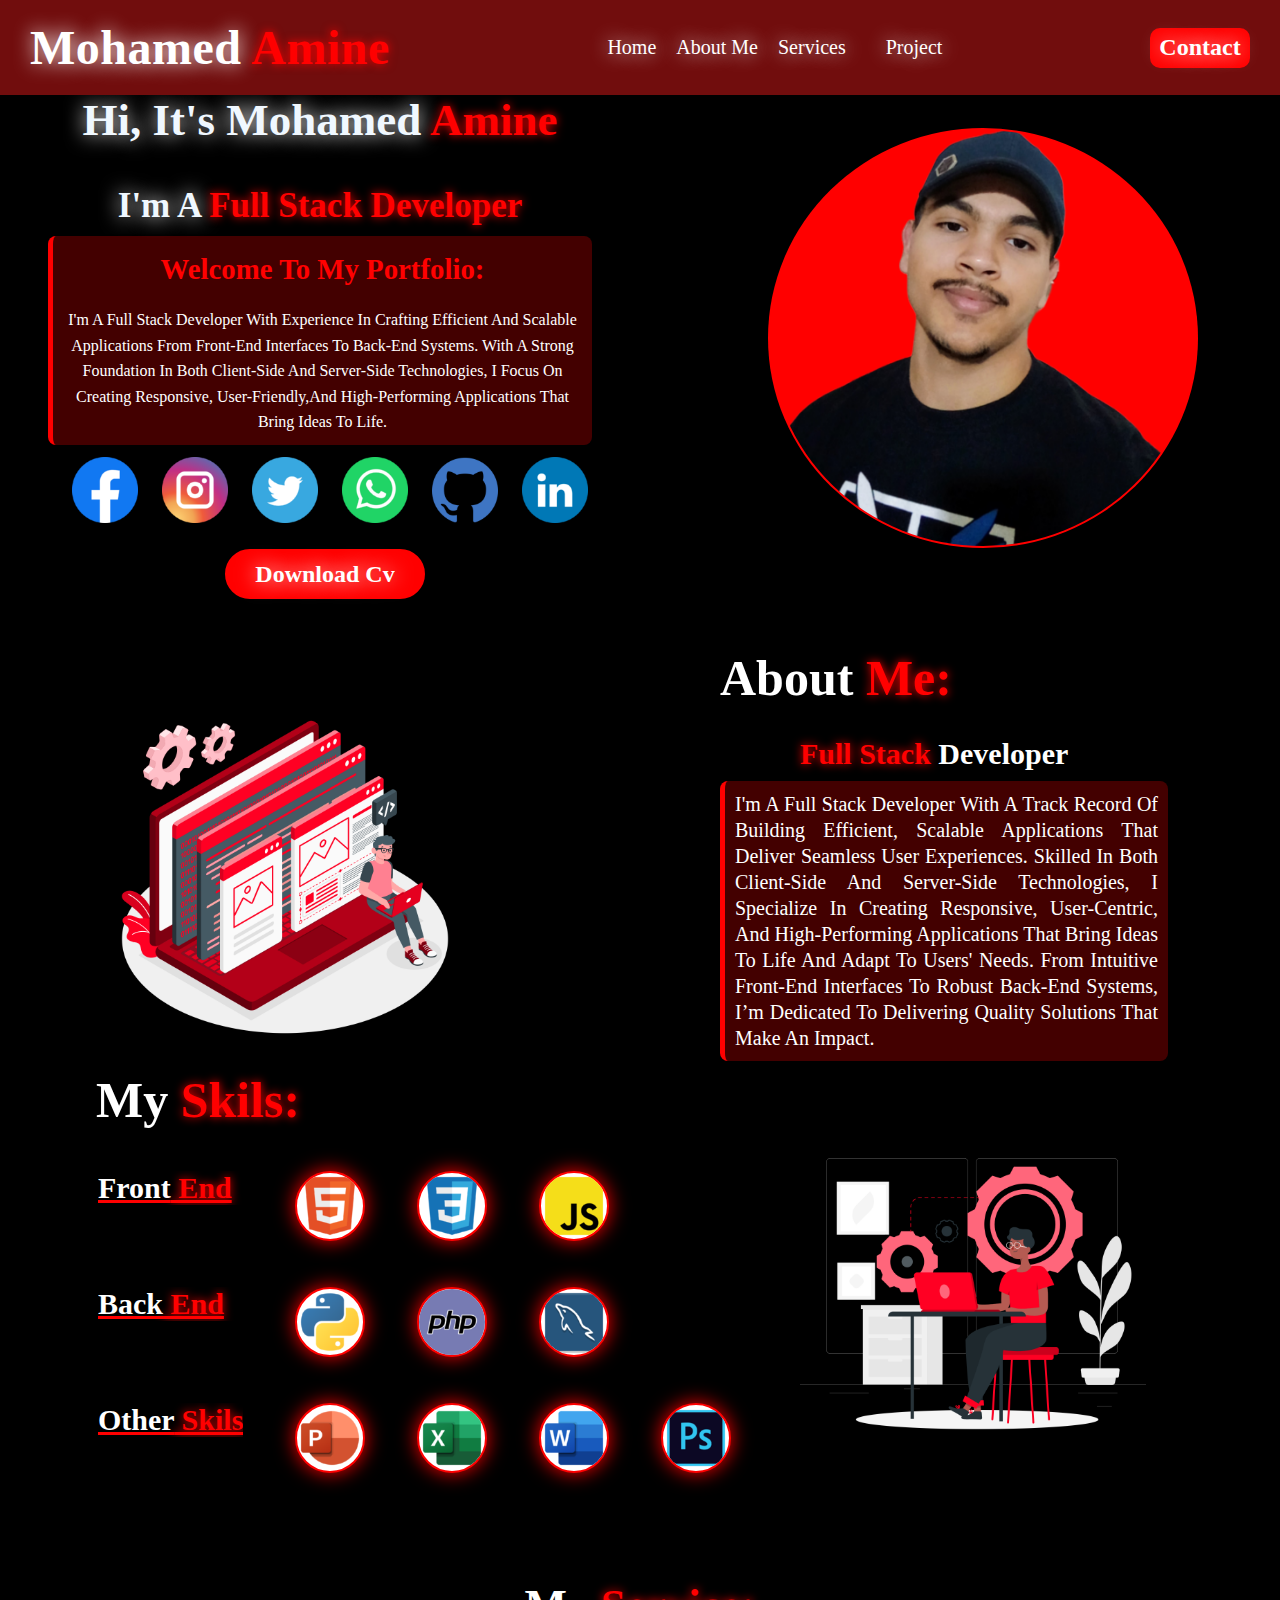
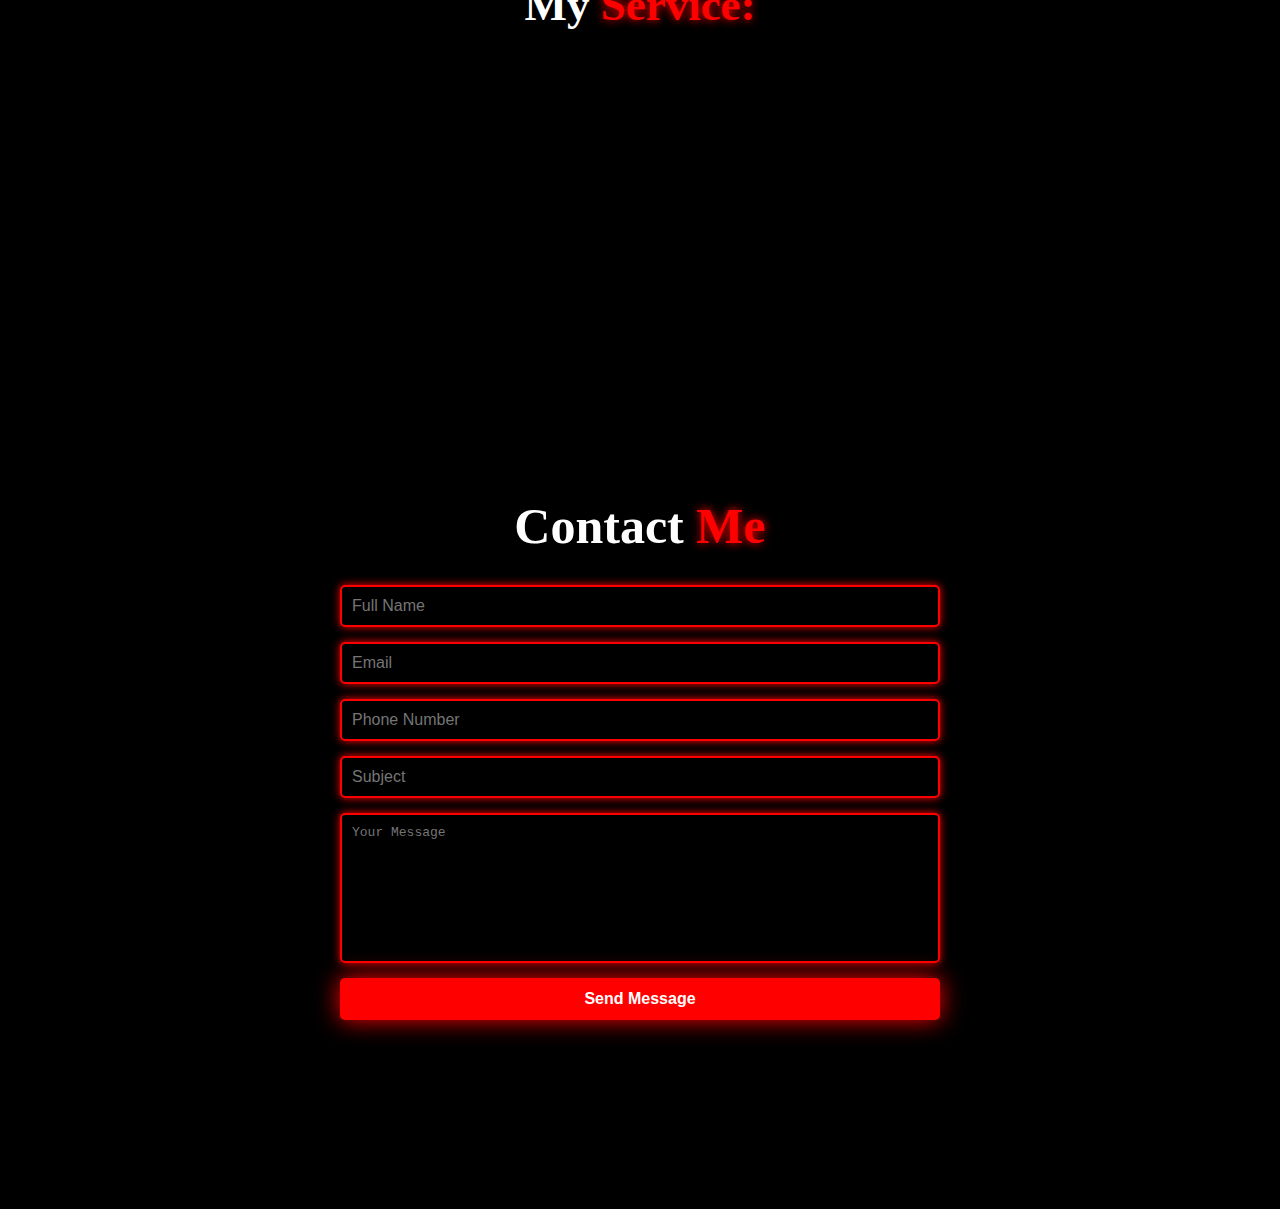
<file: index.html>
<!DOCTYPE html>
<html lang="en">
<head>
    <meta charset="UTF-8">
    <meta name="viewport" content="width=device-width, initial-scale=1.0">
    <title>MOHAMED AMINE EL HADANI</title>
    <meta name="keywords" content="Mohamed Amine El Hadani, Mohamed Amine, Amine El Hadani, El Hadani, Mohamed Hadani, Amine Hadani, MA El Hadani, Mohamed A. Hadani, Mohamed Amine Developer, El Hadani Portfolio, M. A. El Hadani, Mohamed El Hadani Full Stack, Mohamed Amine Web Developer, Mohamed A. E. Hadani, Hadani Developer, Amine Web Portfolio, Mohamed A. Hadani Full Stack Developer">
    <meta name="description" content="Welcome to Mohamed Amine El Hadani's portfolio. Full stack developer with expertise in front-end and back-end development, e-commerce solutions, and responsive web design. Discover my projects, skills, and professional experience in creating innovative, user-friendly web applications." />
    <link rel="stylesheet" href="css/style.css">
    <link rel="stylesheet" href="css/responesive.css">
    <link rel="icon" href="images/image1.png">
</head>
<body>
    <section class="section1" id="section1">
            <nav>

                <a href="" id="logo"><h1 id="h1">mohamed <span>amine</span></h1></a>
                <div class="list">
                    <ul id="ul">
                        <li><a href="" id="a">home</a></li>
                        <li><a href="#section2" id="a">about me</a></li>
                        <li><a href="#section3" id="a">services</a></li>
                        <li><a href="#section4" id="a" class="a2">contact</a></li>
                        <li><a id="a">project</a>
                            <div class="dropdown-content">
                                <a href="projects/pyoshop project/index.html" target="_blank">ecommerce</a>
                                <a href="projects/Profile card/index.html" target="_blank">profile card</a>
                                <a href="projects/html/project.html" target="_blank">project1</a>
                                <a href="projects/html/project0.html" target="_blank">project2</a>
                                <a href="projects/html/project1.html" target="_blank">project3</a>
                                <a href="projects/html/project2.html" target="_blank">project4</a>
                                <a href="projects/html/project3.html" target="_blank">project5</a>
                                <a href="projects/html/project4.html" target="_blank">project6</a>
                                <a href="projects/html/project5.html" target="_blank">project7</a>
                                <a href="projects/html/project6.html" target="_blank">project8</a>
                            </div>
                        </li>
                    </ul>
                </div>

                <a href="#section4"><h2 id="contact">contact</h2></a>
                <button id="button">
                    <span></span>
                    <span></span>
                    <span></span>
                </button>                
            </nav>

            <div class="content1">
                <div class="text">
                    <h1>hi, it's mohamed <span>amine</span></h1>
                    <h3>i'm a <span>full stack developer</span></h3>
                    <div class="intro"><p>
                        <h2>Welcome to My Portfolio:</h2>I'm a full stack developer with experience in crafting efficient
                        and scalable applications from front-end interfaces to back-end
                        systems. With a strong foundation in both client-side and server-side
                        technologies, I focus on creating responsive, user-friendly,and high-performing
                         applications that bring ideas to life.</p>
                    </div>
                    <div class="socialmedia">
                        <a href="https://www.facebook.com/profile.php?id=61564490356952" target="_blank"><img id="socialmedia" src="images/facebook.png" alt="socialmedia"></a>
                        <a href="https://www.instagram.com/medamineelhadani/" target="_blank"><img id="socialmedia" src="images/instagram.png" alt="socialmedia"></a>
                        <a href="projects/html/project6.html" target="_blank"><img id="socialmedia" src="images/twitter.png" alt="socialmedia"></a>
                        <a href="https://wa.me/+212610781044" target="_blank"><img id="socialmedia" src="images/whatsapp.png" alt="socialmedia"></a>
                        <a href="projects/html/project6.html" target="_blank"><img id="socialmedia" src="images/github.png" alt="socialmedia"></a>
                        <a href="projects/html/project6.html" target="_blank"><img id="socialmedia" src="images/linkedin.png" alt="socialmedia"></a>
                    </div>
                    <div class="cv"><a href="media/cv.pdf" download><h5>download cv</h5></a></div>
                </div>
                <div class="image">  
                        <img src="images/image1.png" alt="" class="image1">
                </div>
            </div>
    </section>



    <section class="section2" id="section2">
        <div class="aboutme">
            <div class="aboutmeimage">
                <img src="images/Developer activity-amico.png" alt="">
            </div>
            <div class="aboutmetext">
                <h1>about<span> me:</span></h1>
                <h3><span>full stack</span> developer</h3>
                <div class="intro2"><p>I'm a full stack developer with a track record of building efficient, scalable applications that deliver seamless user experiences. Skilled in both client-side and server-side technologies, I specialize in creating responsive, user-centric, and high-performing applications that bring ideas to life and adapt to users' needs. From intuitive front-end interfaces to robust back-end systems, I’m dedicated to delivering quality solutions that make an impact.</p></div>
            </div>
        </div>
        <div class="myskils">
            <div class="myskilstext">
                <h1>my <span>skils:</span></h1>
                <div class="skilscontent">
                    <table>
                        <tr>
                            <td id="h2"><h2>front<span> end</span></h2></td>
                            <td><img src="images/html.png" alt=""></td>
                            <td><img src="images/css.png" alt=""></td>
                            <td><img src="images/js.png" alt=""></td>
                        </tr>
                        <tr>
                            <td id="h2"><h2>back<span> end</span></h2></td>
                            <td><img src="images/python.png" alt=""></td>
                            <td><img src="images/php.png" alt=""></td>
                            <td><img src="images/sql.png" alt=""></td>
                        </tr>
                        <tr>
                            <td id="h2"><h2>other<span> skils</span></h2></td>
                            <td><img src="images/power.png" alt=""></td>
                            <td id="for"><img src="images/excel.png" alt=""></td>
                            <td id="for"><img src="images/word.png" alt=""></td>
                            <td><img src="images/ps.png" alt=""></td>
                        </tr>
                    </table>
                </div>
            </div>
            <div class="myskilsimage">
                <img src="images/page2.png" alt="">
            </div>
        </div>
    </section>



    <section id="section3" class="section3" >
        <h1>my <span>service:</span></h1>
    <div class="services-container">
        <div class="service-box">
            <div class="service-icon">🌐</div>
            <h3 class="service-title">Web Development</h3>
            <p class="service-description">Building responsive and dynamic websites that provide a seamless user experience across devices.</p>
        </div>
        <div class="service-box">
            <div class="service-icon">📱</div>
            <h3 class="service-title">Mobile App Development</h3>
            <p class="service-description">Creating high-quality, cross-platform mobile applications tailored to your business needs.</p>
        </div>
        <div class="service-box">
            <div class="service-icon">🔒</div>
            <h3 class="service-title">Backend Development</h3>
            <p class="service-description">Building secure, scalable, and efficient server-side applications for seamless performance.</p>
        </div>
        <div class="service-box">
            <div class="service-icon">🎨</div>
            <h3 class="service-title">UI/UX Design</h3>
            <p class="service-description">Designing intuitive and user-centered interfaces that enhance engagement and satisfaction.</p>
        </div>
    </div>
    </section>



    <section class="section4" id="section4">
        <div class="contact-container">
            <h1>Contact <span>Me</span></h1>
            <form class="contact-form">
                <input type="text" placeholder="Full Name" required>
                <input type="email" placeholder="Email" required>
                <input type="text" placeholder="Phone Number">
                <input type="text" placeholder="Subject">
                <textarea placeholder="Your Message" required></textarea>
                <button type="submit">Send Message</button>
            </form>
        </div>
    </section>


<script src="javascript/script.js"></script>
</body>
</html>
</file>
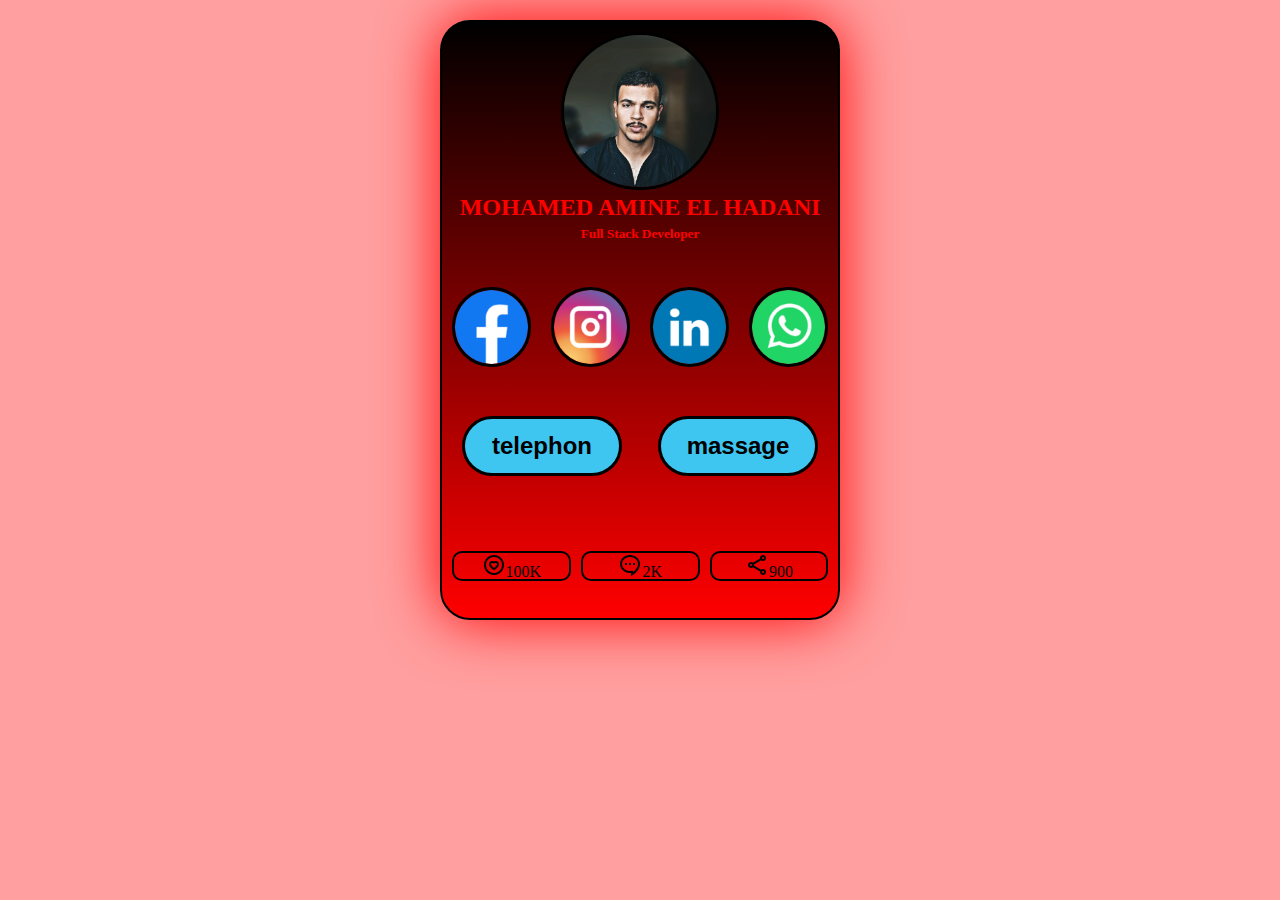
<file: projects/Profile card/index.html>
<!DOCTYPE html>
<html lang="en">
<head>
    <meta charset="UTF-8">
    <meta name="viewport" content="width=device-width, initial-scale=1.0">
    <link rel="stylesheet" href="css/css.css">
    <title>project1</title>
</head>
<body>
    <div class="all">
        <img id="profil" src="image/profil.jpg" alt="photo card">
        <h2>mohamed amine el hadani</h2>
        <h5>full stack developer</h5>
        <div class="icons">
            <a href="" target="_blank"><img id="icons" src="image/facebook.png" alt="icons sochial media"></a>
            <a href="" target="_blank"><img id="icons" src="image/instagram.png" alt="icons sochial media"></a>
            <a href="" target="_blank"><img id="icons" src="image/linkedin.png" alt="icons sochial media"></a>
            <a href="https://wa.me/+212610781044" target="_blank"><img id="icons" src="image/whatsapp.png" alt="icons sochial media"></a>
        </div>
        <div class="contact">
            <button onclick="window.location.href='tel:+212610781044'">telephon</button>
            <button onclick="window.location.href='mailto:elhadanimohamedamine@gmial.com'">massage</button>
        </div>
        <div class="reaction">
            <div class="gg"><img id="aa" src="image/like.png" alt="reactions"><label  for="aa">100K</label></div>
            <div class="gg"><img id="bb" src="image/comment.png" alt="reactions"><label  for="bb">2K</label></div>
            <div class="gg"><img id="cc" src="image/share.png" alt="reactions"><label  for="cc">900</label></div>
        </div>
    </div>
</body>
</html>
</file>
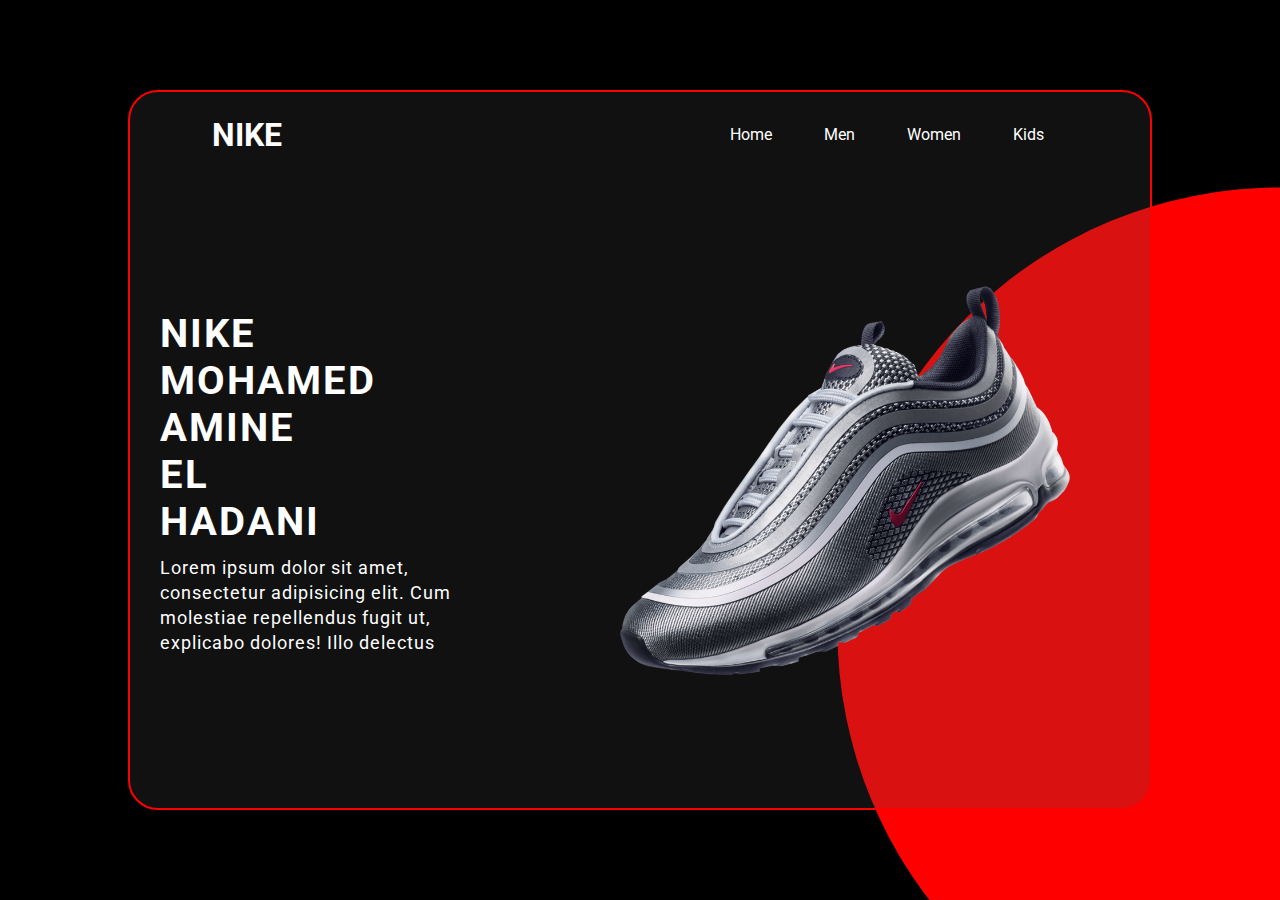
<file: projects/pyoshop project/index.html>
<!DOCTYPE html>
<html lang="en">
<head>
    <meta charset="UTF-8">
    <meta name="viewport" content="width=device-width, initial-scale=1.0">
    <meta name="description" content="">
    <meta name="keywords" content="">
    <link rel="icon" href="">
    <title>NIKE</title>
    <link rel="stylesheet" href="css/css.css">
    <link href="https://fonts.googleapis.com/css2?family=Roboto:ital,wght@0,100;0,300;0,400;0,500;0,700;0,900;1,100;1,300;1,400;1,500;1,700;1,900&display=swap" rel="stylesheet">
</head>
<body>
        <div class="minpage">
            <nav>
                <a href="" id="logo">nike</a>
                <ul>
                    <li><a id="menu" href="">home</a></li>
                    <li><a id="menu" href="">men</a></li>
                    <li><a id="menu" href="">women</a></li>
                    <li><a id="menu" href="">kids</a></li>
                </ul>
            </nav>
            <div class="minpage2">
                <div class="content">
                    <h1> nike mohamed amine el hadani</h1>
                   <p>Lorem ipsum dolor sit amet, consectetur adipisicing elit. Cum 
                       molestiae repellendus fugit ut, explicabo dolores! Illo delectus  </p>
                </div>
                <div class="image">
                    <img src="image/nake.png" alt="nike choes">
                </div>
            </div>
        </div>
        
</body>
</html>
</file>
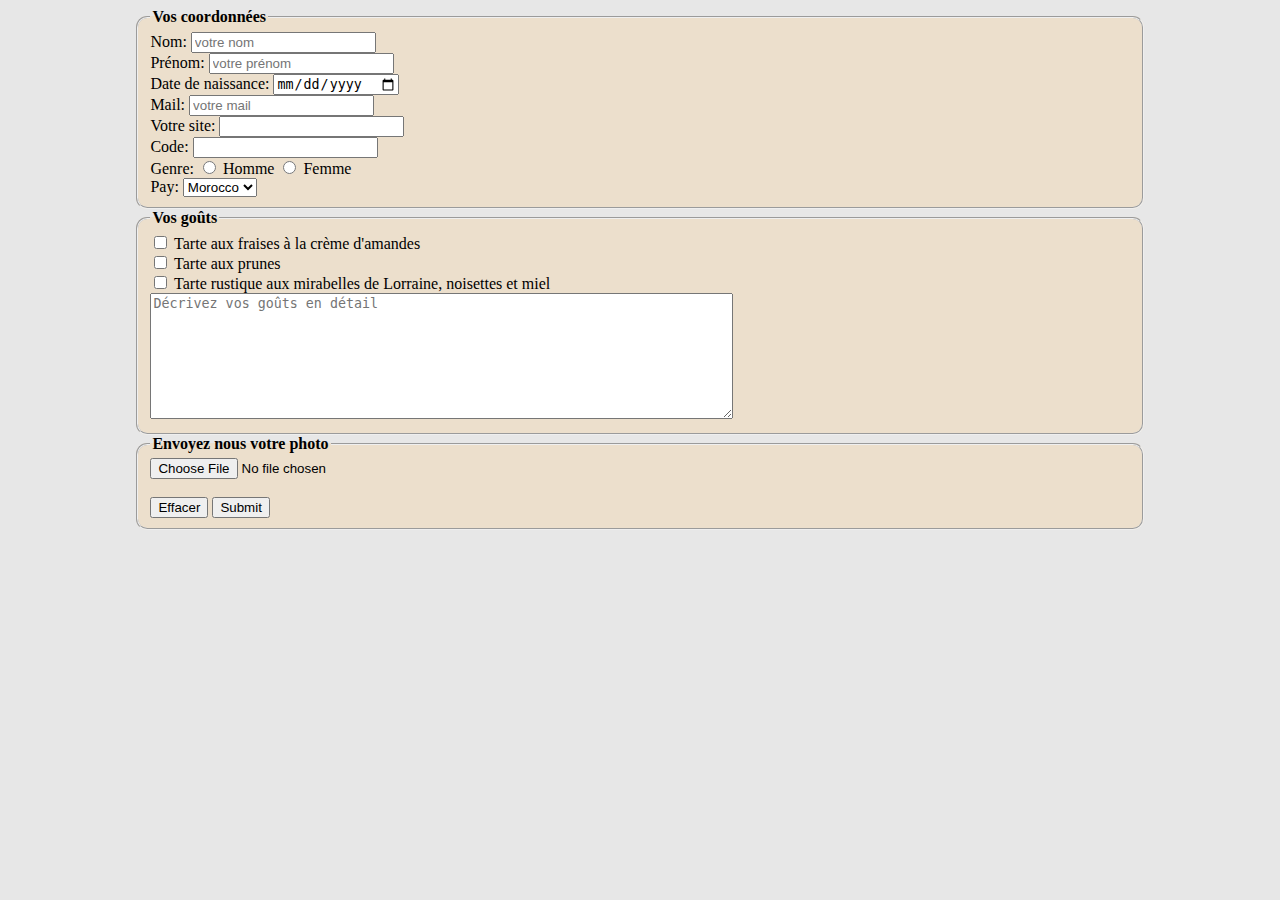
<file: projects/html/project.html>
<!DOCTYPE html>
<html lang="en">
<head>
  <meta charset="UTF-8">
  <title>project-1</title>
<style>
  .rr{
      margin-left: 10%;
      margin-right: 10%;
  }
        li{
            display: inline;
            margin-left: 30px;
        }
        ul{
            margin-left: 600px;
        }
</style>
</head>
<body style="background-color: rgb(231, 231, 231);">
<div class="rr">
  <fieldset style="border-radius: 0.3cm;background-color:rgb(236,223,204)">
    <legend><b>Vos coordonnées</b></legend>
    <header>
      <form method="post">  
       <label for="11">Nom:</label>
        <input id="11" type="text" placeholder="votre nom"><br>
        <label for="22">Prénom:</label>
        <input id="22" type="text" placeholder="votre prénom"><br>
        <label for="33">Date de naissance:</label>
        <input id="33" type="date"><br>
        <label for="44">Mail:</label>
        <input id="44" type="text" placeholder="votre mail"><br>
        <label for="55">Votre site:</label>
        <input id="55" type="text"><br>
        <label for="66">Code:</label>
        <input id="66" type="text"><br>  
        Genre:
        <input id="77" type="radio" name="mohamed">
        <label for="77">Homme</label>
        <input id="88" type="radio" name="mohamed">
        <label for="88">Femme</label><br>
        <label for="99">Pay:</label>
        <select id="99">
          <option value="Morocco">Morocco</option>
          <option value="france">france</option>
          <option value="egypt">egypt</option>
        </select>
      </form>
    </header>
  </fieldset> 
  <fieldset style="border-radius: 0.3cm;background-color:rgb(236,223,204)">
    <legend><b>Vos goûts</b></legend>
    <div>
      <form method="post">
        <input type="checkbox" id="aaaa" name="el hadani">
        <label for="aaaa"></label>Tarte aux fraises à la crème d'amandes <br>
        <input type="checkbox" id="rrrr" name="el hadani">
        <label for="rrrr"></label>Tarte aux prunes <br>
        <input type="checkbox" id="444" name="el hadani">
        <label for="444">Tarte rustique aux mirabelles de Lorraine, noisettes et miel</label><br>
        <textarea placeholder="Décrivez vos goûts en détail" cols="70" rows="8"></textarea>
      </form>
    </div>
  </fieldset>
  <fieldset style="border-radius: 0.3cm;background-color:rgb(236,223,204)">
    <legend><strong>Envoyez nous votre photo</strong></legend>
    <footer>
      <form method="post">
        <input id="0000" type="file"><br><br>
        <input type="reset" value="Effacer">
        <input type="submit" >
      </form>
    </footer>
  </fieldset>
</div>
</body>
</html>
</file>
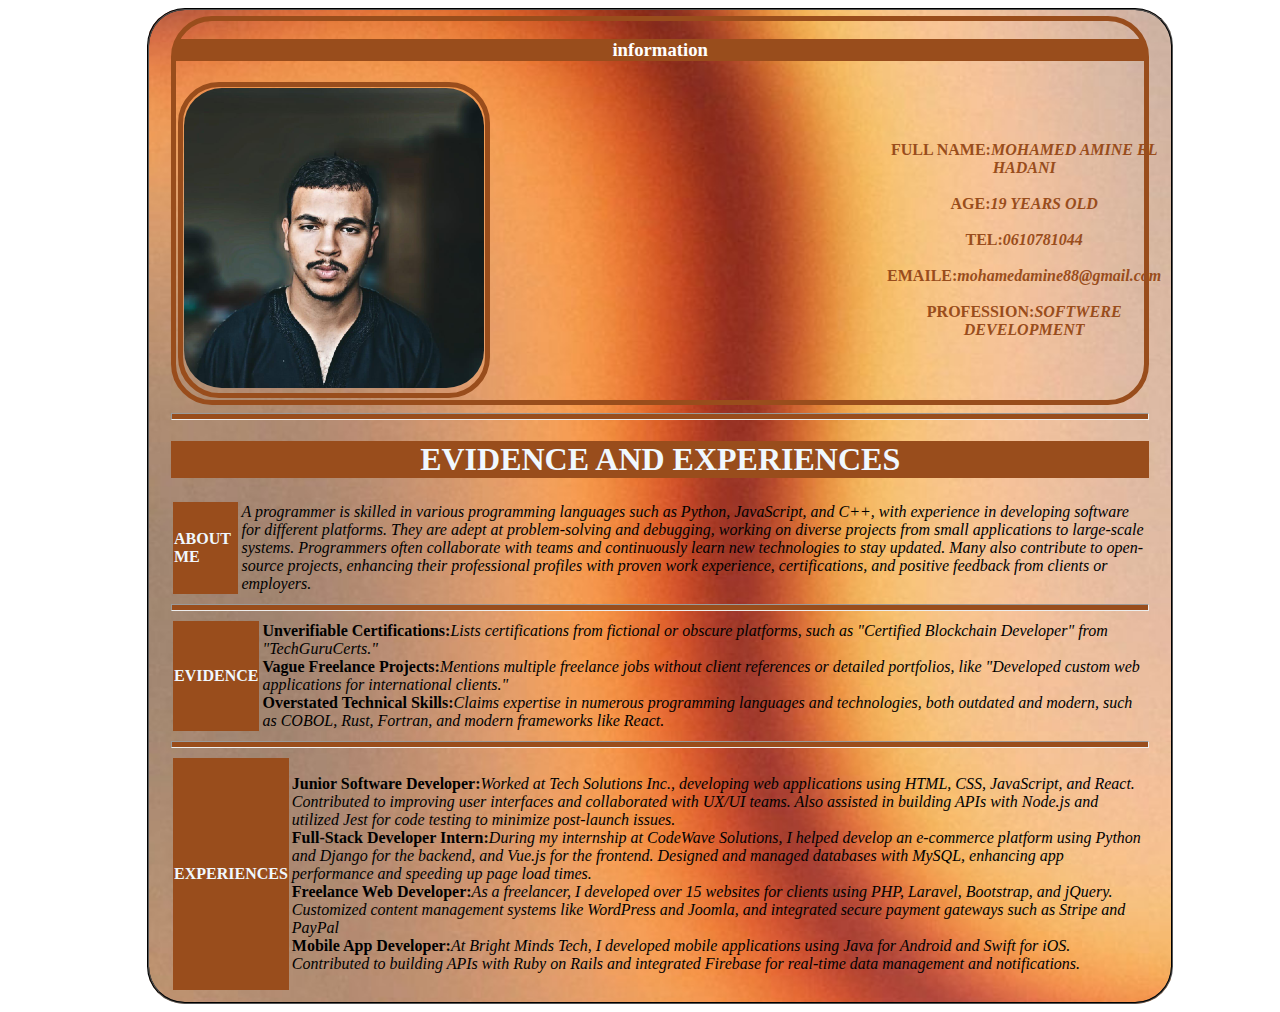
<file: projects/html/project0.html>
<!DOCTYPE html>
<html lang="en">
<head>
    <meta charset="UTF-8">
    <title>cv v2</title>
    <style>
        .cv{text-align: center;
            margin-left:1%;
            margin-right: 1%;
            color: rgb(153, 77, 28);
        }
        fieldset{
            border-color: black;
            border-radius: 1cm;
            margin-right: 11%;
            margin-left: 11%;
            max-height: 100%;
            max-width: 100%;
            background-image: url("1.jpeg");
            background-position: center;
            background-repeat: no-repeat;
            background-size: cover;
        }
        .dec{
            margin-left:1%;
            margin-right: 1%;
        }
        .cv{
            border: solid 5px;
            border-radius: 41px;
        }
        .cv #oo{
            border: solid 5px;
            border-radius: 41px;
        }
        .cc{
            font-weight: bold;
            background-color: black;
            padding: 20px;
            font-size: x-large;
        }
        #ff{
            color: rgb(245, 25, 25);
            text-decoration: none;
            font-family: 'Gill Sans', 'Gill Sans MT', Calibri, 'Trebuchet MS', sans-serif;

        }
        li{
            display: inline;
            margin-left: 30px;
        }
        ul{
            margin-left: 600px;
        }
    </style>
</head>
<body>
<fieldset>
    <!--header photo and paragraf-->
 <div class="cv">
    <table>
        <h3 style="background-color: rgb(153, 77, 28); color:#ffffff"><b>information</b></h3>
        <tr>
            <td id="oo"><img style="border-radius: 1cm;" src="a.jpg" height="300px" width="300px" alt="profil"></td>
           <td><pre>                                                  </pre></td>
            <td id="pp"><p>
                <b>FULL NAME:<i>MOHAMED AMINE EL HADANI</i></b><br><br>
                <b>AGE:<i>19 YEARS OLD</i></b><br><br>
                <b>TEL:<i>0610781044</i></b><br><br>
                <b>EMAILE:<i>mohamedamine88@gmail.com</i></b><br><br>
                <b>PROFESSION:<i>SOFTWERE DEVELOPMENT</i></b>
            </p></td>
        </tr>
    </table>
 </div>
 <div class="dec">
    <hr style="height: 5px;background-color:rgb(153, 77, 28)">
    <h1 style="text-align: center;color:aliceblue;background-color:rgb(153, 77, 28)">EVIDENCE AND EXPERIENCES</h1>
    <table>
        <tr>
            <td style="background-color: rgb(153, 77, 28);color:aliceblue"><b>ABOUT ME</b></td>
            <td id="hh"><i>A programmer is skilled in various programming languages such as Python, JavaScript, and C++, with experience in developing software for different platforms. They are adept at problem-solving and debugging, working on diverse projects from small applications to large-scale systems. Programmers often collaborate with teams and continuously learn new technologies to stay updated. Many also contribute to open-source projects, enhancing their professional profiles with proven work experience, certifications, and positive feedback from clients or employers.</i>
            </td>
        </tr>
    </table>
    <hr style="height: 5px;background-color:rgb(153, 77, 28)" >
    <table>
        <tr>
            <td style="background-color: rgb(153, 77, 28);color:aliceblue"><b>EVIDENCE</b></td>
            <td id="hh">
                <b>Unverifiable Certifications:</b><i>Lists certifications from fictional or obscure platforms, such as "Certified Blockchain Developer" from "TechGuruCerts."</i><br>
                <b>Vague Freelance Projects:</b><i>Mentions multiple freelance jobs without client references or detailed portfolios, like "Developed custom web applications for international clients."</i><br>
                <b>Overstated Technical Skills:</b><i>Claims expertise in numerous programming languages and technologies, both outdated and modern, such as COBOL, Rust, Fortran, and modern frameworks like React.</i><br>
            </td>
        </tr>
    </table>
    <hr style="height: 5px;background-color:rgb(153, 77, 28)" >
    <table >
        <tr>
            <td style="background-color: rgb(153, 77, 28);color:aliceblue"><b>EXPERIENCES</b></td>
            <td id="hh"><p><b>Junior Software Developer:</b><i>Worked at Tech Solutions Inc., developing web applications using HTML, CSS, JavaScript, and React. Contributed to improving user interfaces and collaborated with UX/UI teams. Also assisted in building APIs with Node.js and utilized Jest for code testing to minimize post-launch issues.</i><br>
                <b>Full-Stack Developer Intern:</b><i>During my internship at CodeWave Solutions, I helped develop an e-commerce platform using Python and Django for the backend, and Vue.js for the frontend. Designed and managed databases with MySQL, enhancing app performance and speeding up page load times.</i><br>
                <b>Freelance Web Developer:</b><i>As a freelancer, I developed over 15 websites for clients using PHP, Laravel, Bootstrap, and jQuery. Customized content management systems like WordPress and Joomla, and integrated secure payment gateways such as Stripe and PayPal</i><br>
                <b>Mobile App Developer:</b><i>At Bright Minds Tech, I developed mobile applications using Java for Android and Swift for iOS. Contributed to building APIs with Ruby on Rails and integrated Firebase for real-time data management and notifications.</i>
            </p></td>
        </tr>
    </table>
 </div>
</fieldset>
</body>
</html>
</file>
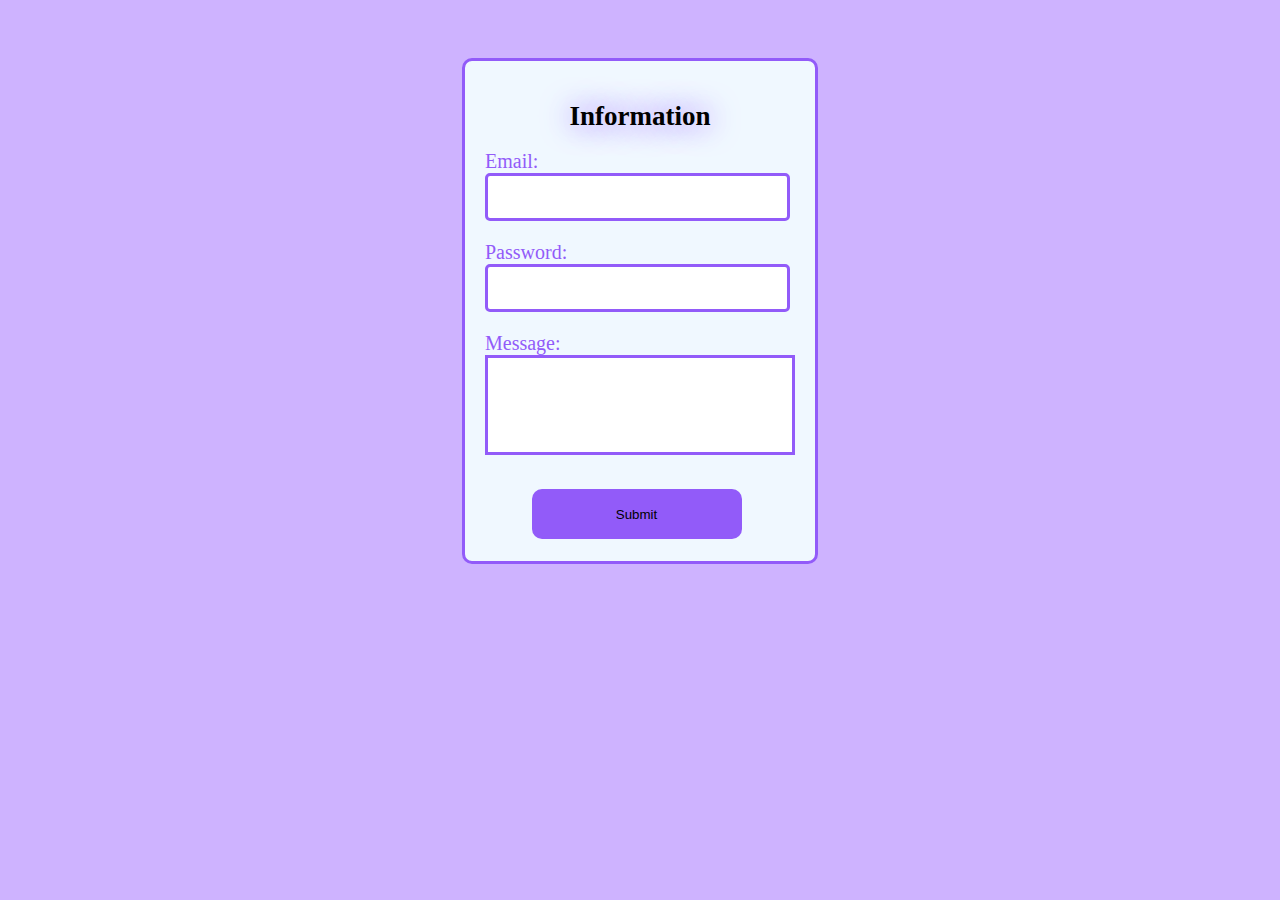
<file: projects/html/project1.html>
<!DOCTYPE html>
<html lang="en">
<head>
    <meta charset="UTF-8">
    <meta name="viewport" content="width=device-width, initial-scale=1.0">
    <title></title>
</head>
<style>
body{
 background-color:rgb(206, 179, 255);
  display:flex; 
  align-items: center;
 justify-content: center;
 text-transform: capitalize;
 padding-top: 50px;
}
.container{
    background-color: aliceblue;
    height:500px ;
    width:350px;
    border: solid rgb(146, 91, 249);
    border-radius: 10px;
    display: flex;
    flex-direction: column;
    justify-content: center;
    align-items: center;
    transition: 0.4s;
}
.container:hover{
    box-shadow: 0px 0px 20px rgb(146, 91, 249);
}
#submit{
    margin-top: 30px;
    margin-left: 15%;
    background-color: rgb(146, 91, 249);
    border-radius: 10px;
    cursor: pointer;
    width: 210px;
    height: 50px;
    border: rgb(146, 91, 249) ;
    transition: 0.4s;
}
#submit:hover{
    background-color: rgb(91, 236, 249);
}

h1{
    font-size: 27px;
    text-shadow: 0px 0px 30px rgb(146, 91, 249);
}
.info input{
    margin-bottom: 20px;
    width: 95%;
    height: 40px;
    border: rgb(146, 91, 249) solid;
   border-radius: 5px;
   outline: none;
   cursor: pointer;
}
.info input:focus{
    border: solid 2px rgb(91, 236, 249);
    box-shadow: 0px 0px 10px rgb(91, 236, 249);
}
.info textarea:focus{
    border: solid 2px rgb(91, 236, 249);
    box-shadow: 0px 0px 10px rgb(91, 236, 249);
}
label{
    color: rgb(146, 91, 249);
    font-size: 20px;
    cursor: pointer;
}
textarea{
    width: 300px;
    height: 90px;
    border: solid rgb(146, 91, 249);
    outline: none;
    resize: none;
    cursor: pointer;
}
@media (max-width:900px) and (min-width:100px) {

}
</style>
<body>
    <div class="container">
        <h1>information</h1>
<form  method="post" action="" target="_blank">
   <div class="info">
        <label for="email">email:</label><br>
        <input id="email" type="text" required>
    </div>
   <div class="info">
        <label for="password">password:</label><br>
        <input id="password" type="password" required >
    </div>
   <div class="info">
        <label for="text">message:</label><br>
        <textarea name="" id="text"></textarea  > 
    </div>
    <input id="submit" type="submit">
</form>
    </div>
</body>
</html>
</file>
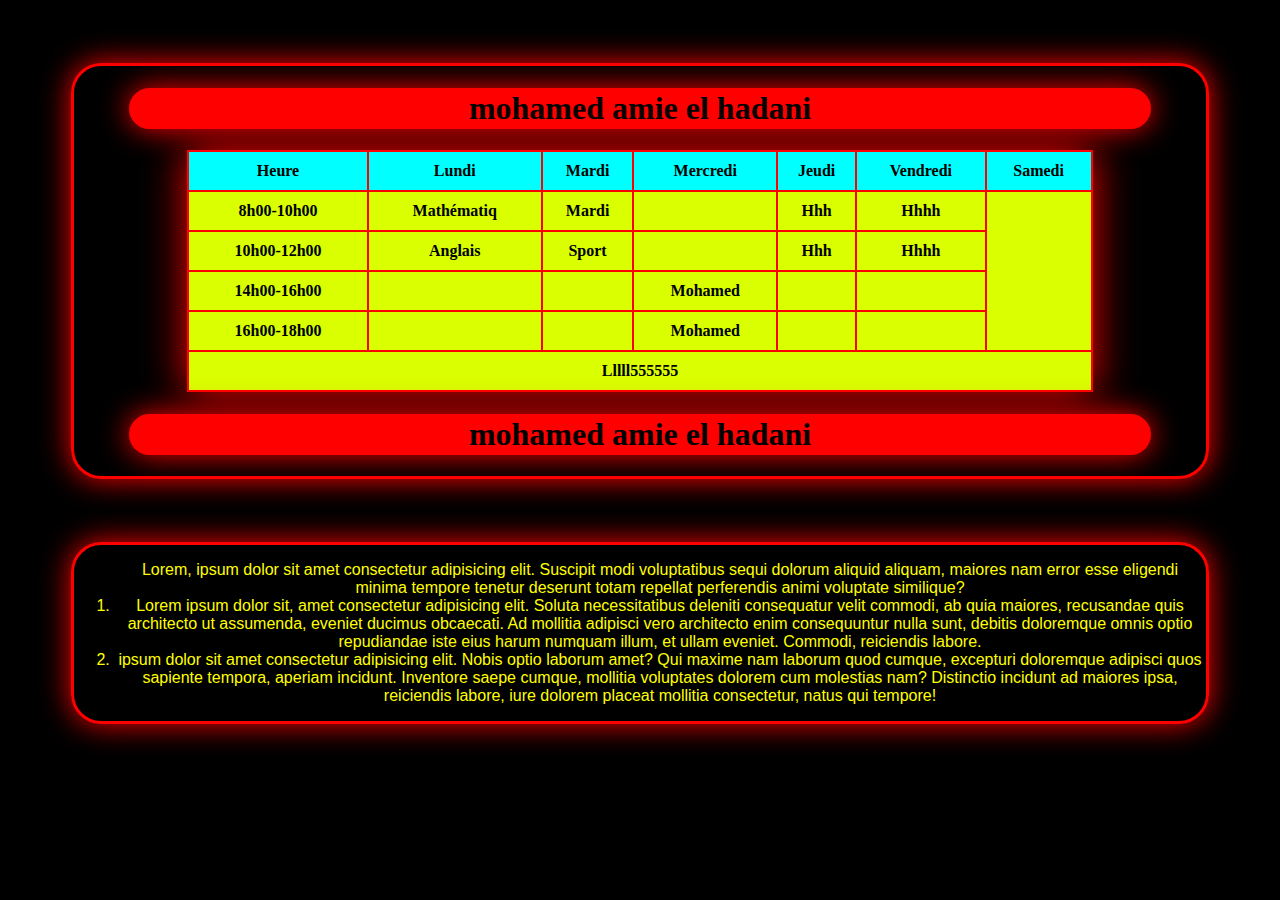
<file: projects/html/project2.html>
<!DOCTYPE html>
<html lang="en">
<head>
    <meta charset="UTF-8">
    <meta name="viewport" content="width=device-width, initial-scale=1.0">
    <meta name="description" content="">
    <meta name="keywords" content="">
    <link rel="icon" href="">
    <title>adidas</title>
    <style>
        body{
            background-color: black;
        }
        table{
            text-transform: capitalize;
            border-collapse:collapse;
            width: 80%;
            background-color: rgb(217, 255, 0);
            box-shadow: 0px 0px 40px red;
        
        }
        th,td{
            text-align: center;
            border: 2px rgb(255, 0, 0) solid;
            font-weight: bold;
            padding: 10px 0px ;
        }
        #mm{
            background-color: aqua;
        }
        .gg{
            text-align: center;
            display: flex;
            flex-direction: column;
            justify-content: center;
            align-items: center; 
            border: solid red;
            border-radius: 30px;
            box-shadow: 0px 0px 30px red ;
            margin: 5% 5%;
        }
        .art{
            text-align: center;
            border: solid red;
            border-radius: 30px;
            box-shadow: 0px 0px 30px red ;
            margin: 5% 5%;
            color: yellow;
            font-family: 'Gill Sans', 'Gill Sans MT', Calibri, 'Trebuchet MS', sans-serif;
        }
        h1{
            background-color: red;
            border: rgb(253, 0, 0) 2px solid;
            border-radius: 30px;
            width: 90%;
            box-shadow: 0px 0px 30px red;
            transition: 0.5s;
        }
        h1:hover{
            background-color: rgb(0, 0, 0);
            border: rgb(255, 0, 0) 2px solid;
            box-shadow: 0px 0px 30px red;
            color: red;
        }
    </style>
</head>
<body>
<div class="gg">
    <h1>mohamed amie el hadani</h1>
    <table>
        <tr id="mm">
            <th>heure</th>
            <th>lundi</th>
            <th>mardi</th>
            <th>mercredi</th>
            <th>jeudi</th>
            <th>vendredi</th>
            <th>samedi</th>
        </tr>
        <tr>
            <td >8h00-10h00</td>
            <td >mathématiq</td>
            <td>mardi</td>
            <td></td>
            <td>hhh</td>
            <td>hhhh</td>
            <td rowspan="4"></td>
        </tr>
        <tr>
            <td>10h00-12h00</td>
            <td>anglais</td>
            <td>sport</td>
            <td></td>
            <td>hhh</td>
            <td>hhhh</td>
        </tr>
        <tr>
            <td>14h00-16h00</td>
            <td></td>
            <td></td>
            <td>mohamed</td>
            <td></td>
            <td></td>
        </tr>
        <tr>
            <td >16h00-18h00</td>
            <td ></td>
            <td></td>
            <td>mohamed</td>
            <td></td>
            <td></td>
        </tr>
        <tr>
            <td colspan="7">lllll555555</td>
        </tr>
    </table>
<h1>mohamed amie el hadani</h1>
</div>
<div class="art">
    <ol>
        Lorem, ipsum dolor sit amet consectetur adipisicing elit. Suscipit modi voluptatibus sequi dolorum aliquid aliquam, maiores nam error esse eligendi minima tempore tenetur deserunt totam repellat perferendis animi voluptate similique?
        <li>Lorem ipsum dolor sit, amet consectetur adipisicing elit. Soluta necessitatibus deleniti consequatur velit commodi, ab quia maiores, recusandae quis architecto ut assumenda, eveniet ducimus obcaecati. Ad mollitia adipisci vero architecto enim consequuntur nulla sunt, debitis doloremque omnis optio repudiandae iste eius harum numquam illum, et ullam eveniet. Commodi, reiciendis labore.</li>
        <li> ipsum dolor sit amet consectetur adipisicing elit. Nobis optio laborum amet? Qui maxime nam laborum quod cumque, excepturi doloremque adipisci quos sapiente tempora, aperiam incidunt. Inventore saepe cumque, mollitia voluptates dolorem cum molestias nam? Distinctio incidunt ad maiores ipsa, reiciendis labore, iure dolorem placeat mollitia consectetur, natus qui tempore!</li>
    </ol>
</div>
</div>
</body>
</html>
</file>
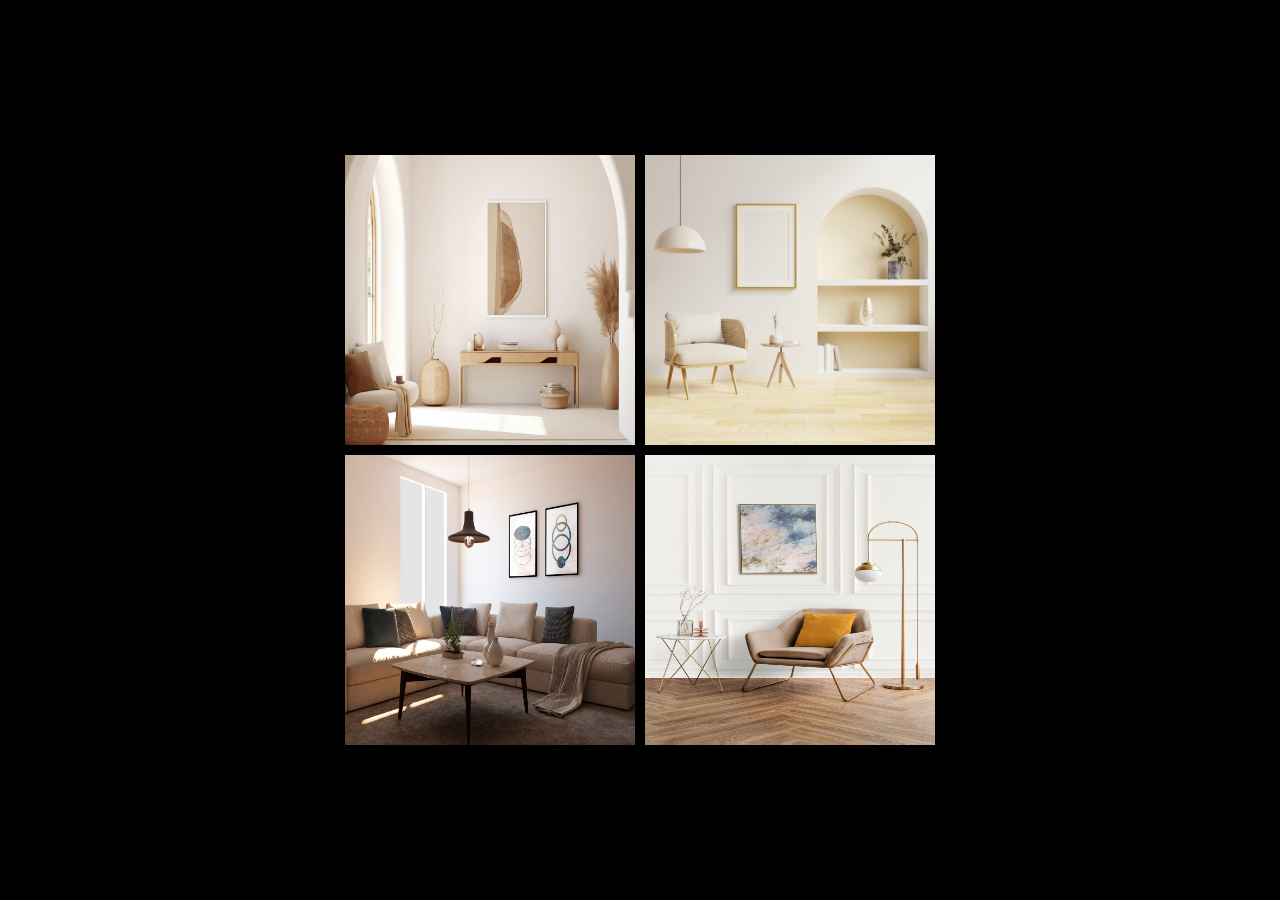
<file: projects/html/project3.html>
<!DOCTYPE html>
<html lang="en">
<head>
    <meta charset="UTF-8">
    <meta name="viewport" content="width=device-width, initial-scale=1.0">
    <title>Document</title>
    <style>
*{
  margin: 0;
  padding: 0;
  box-sizing: border-box;
}
.allimage{       
height: 100vh;
display: flex;
flex-direction: column;
justify-content: center;
align-items: center;
}
img{
  width:100% ;
  height: 100%;
  transition: 0.4s ease;
}
img:hover{
 transform: scale(1.1);
}
.mimage{
  width: 100%;
  display: flex;
  justify-content: center;

}
.image{
  width: 300px;
  height: 300px;
  overflow: hidden;
  border:5px solid transparent;
}
body{
  background-color: black;
}
    </style>
</head>
<body>
<div class="allimage">
    <div class="mimage">
      <div class="image"><img src="h1.jpg" alt=""></div>
      <div class="image"><img src="h2.jpg" alt=""></div>
    </div>
    <div class="mimage">
      <div class="image"><img src="h3.jpg" alt=""></div>
      <div class="image"><img src="h4.jpg" alt=""></div>
    </div>
</div>
</body>
</html>
</file>
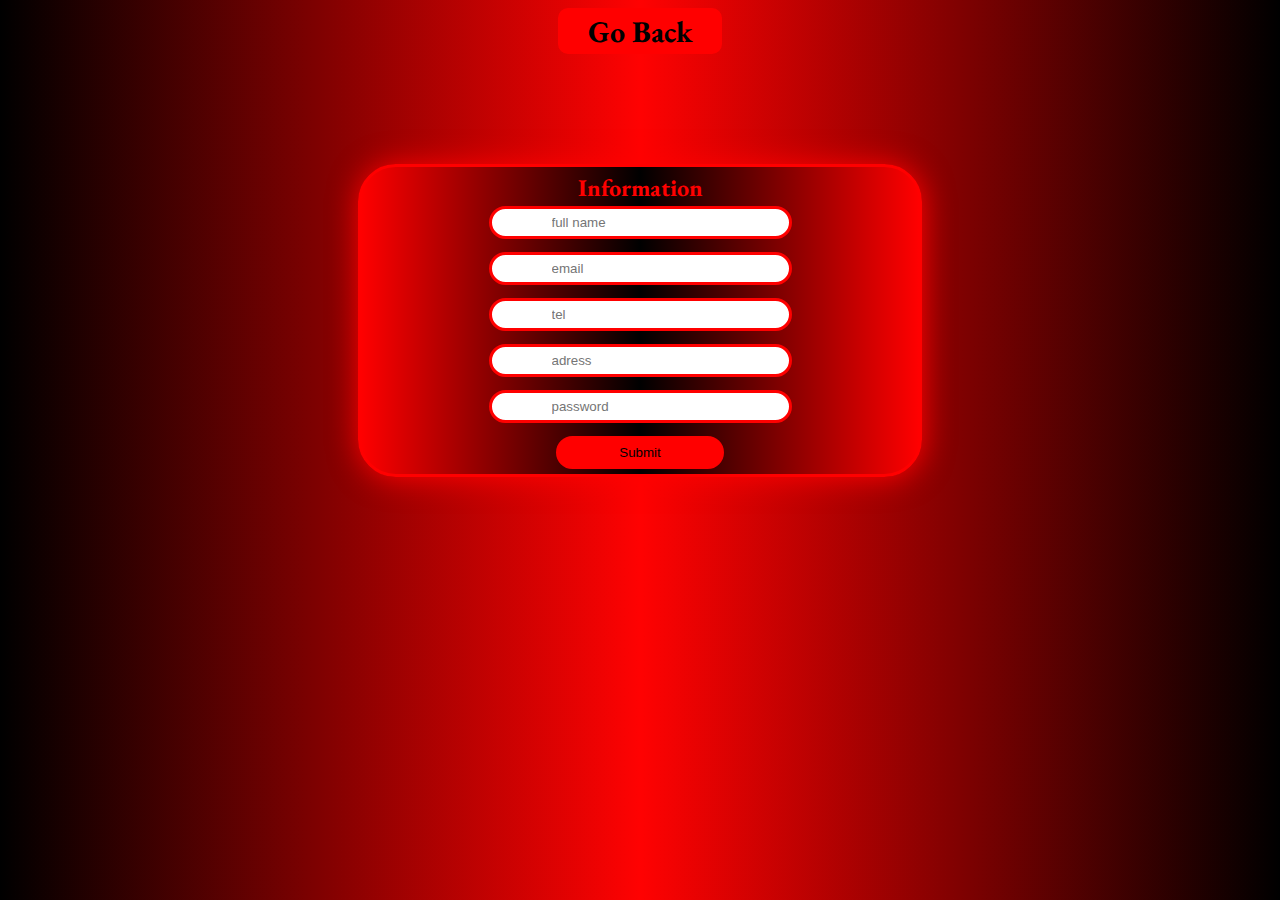
<file: projects/html/project4.html>
<!DOCTYPE html>
<html lang="ar">
<head>
    <meta charset="UTF-8">
    <title>mohamedamine88</title>
    <link href="https://fonts.googleapis.com/css2?family=EB+Garamond:ital,wght@0,400..800;1,400..800&display=swap" rel="stylesheet">
    <style>
        .mm{
            text-align: center;
            font-size: x-large;
            border-radius: 1cm;
            background:linear-gradient(to right, rgb(255, 0, 0),#000000,rgb(255, 0, 0));
            padding: 5px;
            margin: auto 350px;
            border: solid #ff0000;
            color: #ff0000;
            margin-top:110px;
            box-shadow: 1px 1px 30px #ff0000;
            z-index: 10;
        }
        #zz{
            text-align: left;
            border-radius: 10cm;
            padding: 6px 60px;
            border: solid #ff0000;
            margin-bottom: 10px;
            cursor: pointer;
            transition: 0.4s;
            outline: none;
        }
        #zz:hover{
            box-shadow: 1px 1px 30px #ff0000;
            background: transparent;
            opacity: 1;
            color: aliceblue;
            border: solid #ff0000;
        }
        body{
            font-family: "EB Garamond", serif;
            background:linear-gradient(to right, rgb(0, 0, 0),#ff0202,rgb(0, 0, 0));
            background-repeat: no-repeat ;
            background-attachment: fixed;
            text-transform: capitalize;
        }
        #ll{
            background-color: #ff0000;
            cursor: pointer;
            border-radius: 10cm;
            padding: 6px 60px;
            border: solid #ff0000;
            transition: 0.4s;
        }
        #ll:hover{
            background-color: black;
            color: #ff0000;
            box-shadow: 1px 1px 30px;
        }
        .kk{
            background-color: #ff0000;
            border-radius: 10px;
            font-size: 30px;
            font-weight: bold;
            padding: 0.10rem 1.40rem;
            text-align: center;
            transition: 0.4s;
            border: solid 2px #ff0000;
            margin: 0 550px;
        }
        .kk:hover{
            background-color: rgb(0, 0, 0);
            box-shadow: 1px 1px 30px #ff0000;
            border: solid 2px #ff0000;
        }
        .kk a{
            text-decoration: none;
            color: #000000;
        }
        .kk a:hover{
            color:#ff0000 ;
        }
        @media (max-width:900px) and (min-width:100px) {
            .mm{
            text-align: center;
            font-size: x-large;
            border-radius: 1cm;
            background:linear-gradient(to right, rgb(255, 0, 0),#000000,rgb(255, 0, 0));
            padding: 5px;
            margin: auto 350px;
            border: solid #ff0000;
            color: #ff0000;
            margin-top:110px;
            box-shadow: 1px 1px 30px #ff0000;
            z-index: 10;
        }
        #zz{
            text-align: left;
            border-radius: 10cm;
            padding: 6px 60px;
            border: solid #ff0000;
            margin-bottom: 10px;
            cursor: pointer;
            transition: 0.4s;
            outline: none;
        }
        #zz:hover{
            box-shadow: 1px 1px 30px #ff0000;
            background: transparent;
            opacity: 1;
            color: aliceblue;
            border: solid #ff0000;
        }
        body{
            font-family: "EB Garamond", serif;
            background:linear-gradient(to right, rgb(0, 0, 0),#ff0202,rgb(0, 0, 0));
            background-repeat: no-repeat ;
            background-attachment: fixed;
            text-transform: capitalize;
        }
        #ll{
            background-color: #ff0000;
            cursor: pointer;
            border-radius: 10cm;
            padding: 6px 60px;
            border: solid #ff0000;
            transition: 0.4s;
        }
        #ll:hover{
            background-color: black;
            color: #ff0000;
            box-shadow: 1px 1px 30px;
        }
        .kk{
            padding: 0.10rem 1.40rem;
            text-align: center;
            transition: 0.4s;
            border: solid 2px #ff0000;
            margin: 0 50px;
        }
        .kk:hover{
            background-color: rgb(0, 0, 0);
            box-shadow: 1px 1px 30px #ff0000;
            border: solid 2px #ff0000;
        }
        .kk a{
            text-decoration: none;
            color: #000000;
        }
        .kk a:hover{
            color:#ff0000 ;
        }
        }
    </style>
</head>
<body>
    <div class="kk"><a href="siteweb.html">go back</a></div>
    <div class="mm">
        <form action="" method="post" target="_blank">
            <caption><b >information</b></caption><br>
            <input id="zz" type="text"placeholder="full name"required><br>
            <input id="zz" type="text"placeholder="email"required><br>
            <input id="zz" type="text"placeholder="tel"required><br>
            <input id="zz" type="text"placeholder="adress"required><br>
            <input id="zz" type="password"placeholder="password"required><br>
            <input id="ll" type="submit" >
        </form>
    </div>
</body>
</html>
</file>
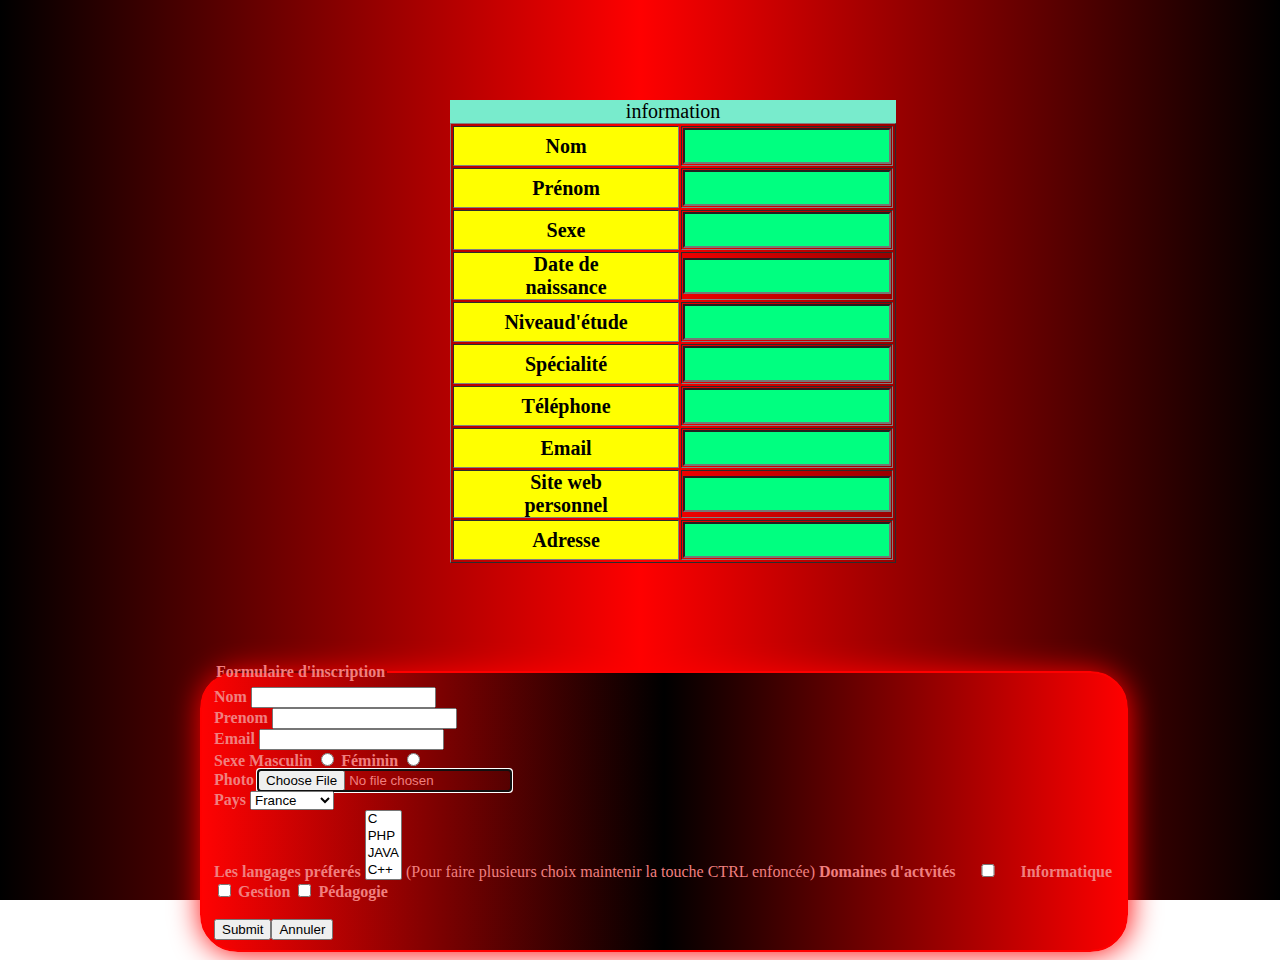
<file: projects/html/project5.html>
<!DOCTYPE html>
<html lang="en">
<head>
    <meta charset="UTF-8">
    <title>project-2</title>
    <style>
        body{
            background: linear-gradient(to right, rgb(0, 0, 0),rgb(255, 0, 0),rgb(0, 0, 0));
            background-repeat: no-repeat ;
            background-attachment: fixed;
        }
        .kk{
            margin: 100px 35%;
            font-size: 20px;
        }
        .mm{
            margin:0px 190px;

        }
        .mm fieldset{
            background:linear-gradient(to right, rgb(255, 2, 2),rgb(0, 0, 0),red);
            border-radius: 1cm;
            width: 900px;
            border: rgb(255, 0, 0) solid 2px;
            box-shadow: 1px 1px 30px red;
            color: rgb(240, 127, 127);
        }
        #jj{
            background-color: yellow;
            text-align: center;
            width: 50px;
            padding:0 50px;
        }
        .dd{
            width: 200px;
            height: 30px;
            background-color: rgb(0, 255, 128);
        }
    </style>
</head>
<body>
    <div class="kk">
<form action="">
    <table border="1">
        <caption style="background-color: rgb(120, 235, 204);">information</caption>
<tr>
    <td id="jj"><label for="111"><b>Nom</b></label></td>
    <td><input class="dd" id="111" type="text" required></td>
</tr>
<tr>
    <td id="jj"><label for="222"><b>Prénom</b></label></td>
    <td><input class="dd" id="222" type="text" required></td>
</tr>
<tr>
    <td id="jj"><label for="333"><b>Sexe</b></label></td>
    <td><input class="dd" id="333" type="text" required></td>
</tr>
<tr>
    <td id="jj"><label for="444"><b>Date de naissance</b></label></td>
    <td><input class="dd" id="444" type="text" required></td>
</tr>
<tr>
    <td id="jj"><label for="555"><b>Niveaud'étude</b></label></td>
    <td><input class="dd" id="555" type="text" required></td>
</tr>
<tr>
    <td id="jj"><label for="666"><b>Spécialité</b></label></td>
    <td><input class="dd" id="666" type="text" required></td>
</tr>
<tr>
    <td id="jj"><label for="777"><b>Téléphone</b></label></td>
    <td><input class="dd" id="777" type="tel" required></td>
</tr>
<tr>
    <td id="jj"><label for="888"><b>Email</b></label></td>
    <td><input class="dd" id="888" type="email" required></td>
</tr>
<tr>
    <td id="jj"><label for="999"><b>Site web personnel</b></label></td>
    <td><input class="dd" id="999" type="url" required></td>
</tr>
<tr>
    <td id="jj"><label for="10"><b>Adresse</b></label></td>
    <td><input class="dd" id="10" type="text" required></td>
</tr>
    </table>
</form>
</div>
<div class="mm">
<form >
    <fieldset>
        <legend><b>Formulaire d'inscription</b></legend>
        <div>
            <label for=""><b>Nom</b></label>
            <input id="" type="text" ><br>
            <label for=""><b>Prenom</b></label>
            <input id="" type="text"><br>
            <label for=""><b>Email</b></label>
            <input id="" type="email"> <br>
            <b>Sexe</b>
                <label for=""><b>Masculin</b></label> 
                <input type="radio" name="sexe">
                <label for=""><b>Féminin</b></label>
                <input type="radio" name="sexe"><br>
            <label for=""><b>Photo</b></label>
            <input type="file" accept="image/*" autofocus><br>
            <label for="aaa"><b>Pays</b></label>
            <select name="mohamed" id="aaa">
                <optgroup label="pays">
                <option value="France">France</option>
                <option value="Moroco">Moroco</option>
                <option value="Canada">Canada</option>
                </optgroup>
            </select><br>
            <label for="pp"><b>Les langages préferés</b></label>
            <select name="mohamed" id="pp" multiple>
              <option value="C">C</option>
              <option value="PHP">PHP</option> 
              <option value="JAVA">JAVA</option>
              <option value="C++">C++</option>
            </select>
            <label for="pp">(Pour faire plusieurs choix maintenir la touche CTRL enfoncée)</label>
            <label ><b>Domaines d'actvités</b></label>
            <input id="jj" type="checkbox">
            <label for="jj"><b>Informatique</b></label>
            <input id="hh" type="checkbox">
            <label for="hh"><b>Gestion</b></label>
            <input id="bb" type="checkbox">
            <label for="bb"><b>Pédagogie</b></label><br><br>
            <input type="submit"><input type="reset" value="Annuler">
        </div>
    </fieldset>
</form>
</div>
</body>
</html>
</file>
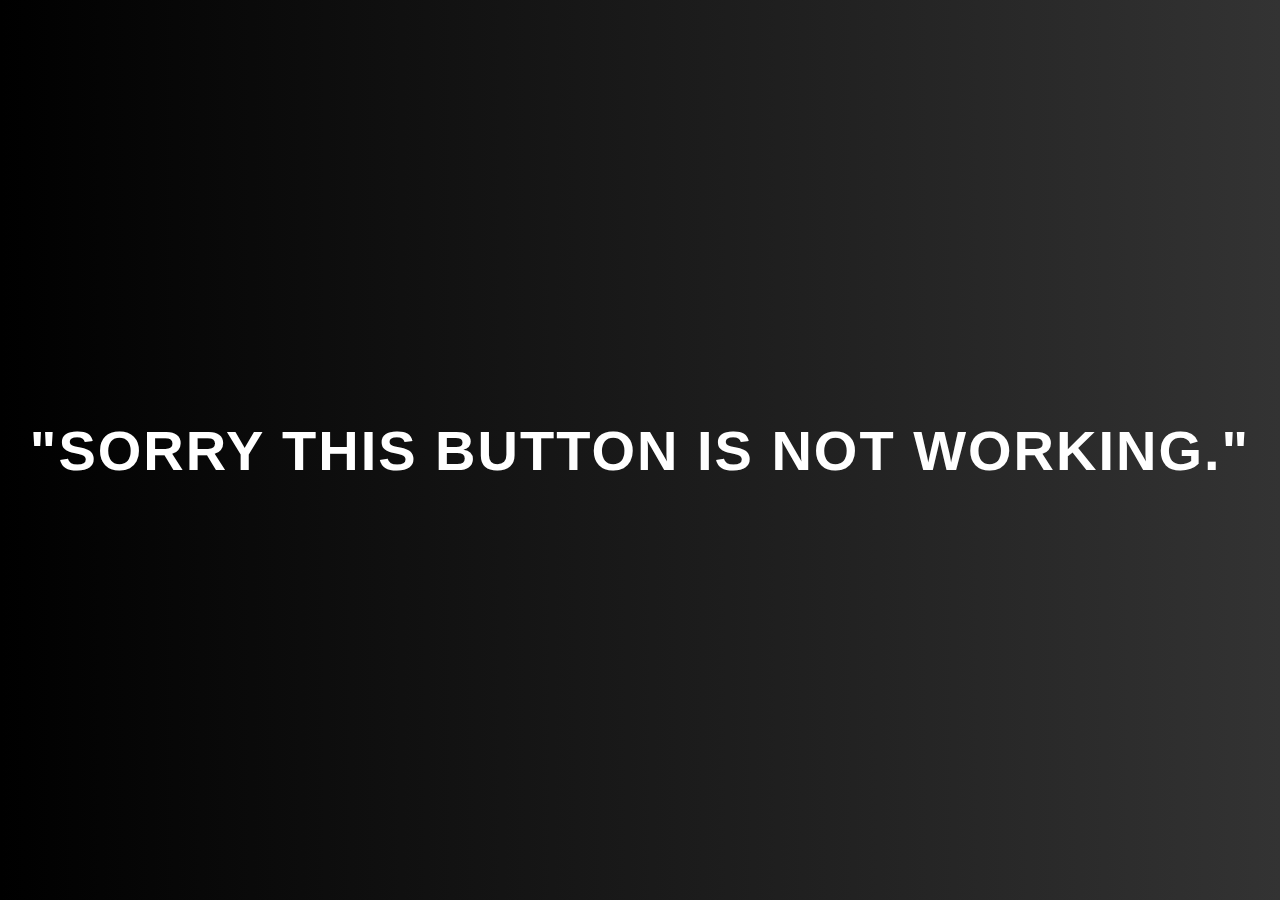
<file: projects/html/project6.html>
<!DOCTYPE html>
<html lang="en">
<head>
    <meta charset="UTF-8">
    <meta name="viewport" content="width=device-width, initial-scale=1.0">
    <title>ELHADANI</title>
    <style>
        * {
            margin: 0;
            padding: 0;
            box-sizing: border-box;
        }
        body {
            background: linear-gradient(to right, #000, #333);
            display: flex;
            justify-content: center;
            align-items: center;
            min-height: 100vh;
            overflow: hidden;
            font-family: Arial, sans-serif;
            color: #fff;
            perspective: 1000px;
        }
        h1 {
            font-size: 3.5em;
            text-transform: uppercase;
            display: inline-block;
            transition: transform 0.1s, color 0.3s, text-shadow 0.3s;
            text-align: center;
            letter-spacing: 2px;
        }
        .span1, .span2 {
            transition: color 0.3s, text-shadow 0.3s;
        }
    </style>
</head>
<body>
    <h1>
        <span class="span1">"Sorry this button </span>
        <span class="span2">is not working."</span>
    </h1>

    <script>
        const span1 = document.querySelector('.span1');
        const span2 = document.querySelector('.span2');
        const text = document.querySelector('h1');
        const body = document.body;

        document.addEventListener('mousemove', (event) => {
            const { clientX: x, clientY: y } = event;
            const width = window.innerWidth;
            const height = window.innerHeight;

            const xPercent = x / width - 0.5;
            const yPercent = y / height - 0.5;

            const rotateX = yPercent * 30;
            const rotateY = xPercent * 30;
            text.style.transform = `rotateX(${rotateX}deg) rotateY(${rotateY}deg)`;

            const redIntensity = Math.min(255, Math.abs(255 - x / 3));
            const blueIntensity = Math.min(255, Math.abs(255 - y / 3));

            // More intense glow and brighter colors
            span1.style.color = `rgb(${redIntensity}, 30, 30)`;
            span1.style.textShadow = `
                0 0 20px rgba(255, 0, 0, 0.8),
                0 0 30px rgba(255, 0, 0, 0.6),
                0 0 50px rgba(255, 0, 0, 0.4)
            `;

            span2.style.color = `rgb(30, 30, ${blueIntensity})`;
            span2.style.textShadow = `
                0 0 20px rgba(0, 0, 255, 0.8),
                0 0 30px rgba(0, 0, 255, 0.6),
                0 0 50px rgba(0, 0, 255, 0.4)
            `;

            // Enhanced background effect
            body.style.background = `linear-gradient(to right, rgb(${redIntensity / 2}, 0, 0), rgb(0, 0, ${blueIntensity / 2}))`;
        });

        document.addEventListener('mouseleave', () => {
            text.style.transform = `rotateX(0deg) rotateY(0deg)`;
            span1.style.color = '';
            span1.style.textShadow = '';
            span2.style.color = '';
            span2.style.textShadow = '';
            body.style.background = 'linear-gradient(to right, #000, #333)';
        });
    </script>
</body>
</html>
</file>
<file: css/style.css>
*{
    padding: 0;
    margin: 0;
    box-sizing: border-box;
}
body{
    text-transform: capitalize;
    background-color: #000000;
}
/*======================================================*/
/*===================START+SECTION1=====================*/
/*======================================================*/
.section1{
    background-color: rgb(0, 0, 0);
    width: 100%;
    height: auto;
}
/*=================================================*/
/*===============menu-navbar-dropdown==============*/
/*=================================================*/
nav{
    position: fixed;
    top: 0;
    left: 0;
    right: 0;
    display: flex;
    justify-content: space-between;
    align-items: center;
    padding: 20px 30px;
    background-color: #710d0d;
    z-index: 200;
}
#button{
    display: none;
    position: relative;
    appearance: none;
    border: none;
    background: none;
    cursor: pointer;
    user-select: none;
    z-index: 100;
}
#button span {
    display: block;
    width: 30px;
    height: 4px;
    background-color: #ff0000;
    transform-origin: 0 0;
    transition: 0.4s;
    margin-bottom: 5px;
}
#logo{
    font-size: x-large;
    letter-spacing: 0.5px;
    text-shadow: white 0px 0px 20px;
}
ul{
    display: flex;
}
li{
    list-style:none;
    margin-left: 20px;
}
a{
    text-decoration: none;
    color: rgb(255, 255, 255);
    text-shadow: white 0px 0px 20px;
}
#a:hover{
    color: red;
    text-decoration: underline;
    text-shadow: 0px 0px 5px red;
}
#a{
    font-size:20px;
    transition: 0.5s;
    cursor: pointer;
}
.a2{
    display: none;
}
span{
    color: red;
    text-shadow: 0px 0px 10px red;
}
#contact{
    margin-left: 10px;
    background-color: red;
    border: solid red 2px;
    border-radius:10px;
    height: 40px;
    width: 100px;
    display: flex;
    justify-content: center;
    align-items: center;
    transition: 0.5s;
}
#contact:hover{
    transform: scale(1.1);
    background-color: #000000;
    color: red;
    box-shadow: 0px 0px 30px red;
}
/*================START+DROPDOWEN=========================*/
.dropdown-content {
    display: none;
    position: absolute;
    background-color: #333;
    border-radius: 10px;
    min-width: 160px;
    z-index: 50;
 }
 .dropdown-content a {
    padding: 10px;
    display:block;
    color: white;
 }
 .dropdown-content a:hover {
    background-color: #f31a1a88;
    border-radius: 10px;
 }
 li:hover .dropdown-content {
    display: block;
 }
/*===================FIN+DROPDOWEN=================*/
.content1{
    width: 100%;
    height: 100%;
    margin-top:5%;
    display: flex;
}
.text{
    color: aliceblue;
    width: 50%;
    height: 100%;
    padding-top: 30px;
    display: flex;
    flex-direction: column;
    justify-content:center ;
    align-items: center;
}
.text h1{
    font-size: 45px;
    text-align: center;
    text-shadow: 0px 0px 20px white;
}
.text h3{
    text-align: center;
    font-size: 35px;
    margin-top: 40px;
    margin-bottom: 10px;
    text-shadow: 0px 0px 20px white;
}
.intro {
    text-align: center;
    width: 85%;
    margin: 0 auto;
    padding: 10px;
    background-color: #ff000043;
    border-left: 5px solid #ff0000;
    line-height: 1.6;
    color: #ffffff;
    box-shadow: 0px 4px 6px rgba(0, 0, 0, 0.1);
    border-radius: 8px;
}
.intro h2 {
    font-size: 1.8em;
    color: #ff0101;
    margin-bottom: 15px;
}
.intro p {
    font-size: 1em;
    margin: 0;
    text-align: justify;
}
.socialmedia{
    display: flex;
    padding-top:10px ;
    padding-bottom: 20px;
}
#socialmedia{
    width: 70px;
    height: 70px;
    margin-left: 20px;
    transition: 0.4s;
    border: transparent solid 2px;
}
.image{
    width: 50%;
    height: 100%;
    padding-left:10% ;
    padding-top: 3%;
}
.image1{
    margin-top: 5%;
    width: 430px;
    border: solid 2px transparent;
    background-color: #ff0000;
    border-radius: 100%;
    transition: 0.4s;
}
.image1:hover{
    background-color: #000000;
    border: #ff0000 solid 2px;
    box-shadow: 0px 0px 30px red;
    transform:scale(1.1);
}
#socialmedia:hover{
    transform: scale(1.1);
    border: red solid 2px;
    border-radius: 100%;
    box-shadow: 0px 0px 30px red;
}
.cv a h5{
    margin-left: 10px;
    background-color: red;
    border: solid red;
    border-radius:30px ;
    width: 200px;
    height: 50px;
    font-size: x-large;
    font-weight: bold;
    display: flex;
    justify-content: center;
    align-items: center;
    transition: 0.4s;
}
.cv a h5:hover{
    transform: scale(1.1);
    border: red solid 2px;
    color: #ff0000;
    background-color: #000000;
    border-radius: 30px;
    box-shadow: 0px 0px 30px red;
}

/*===================2024/10/31====================*/
/*===============menu-navbar-dropdown==============*/
/*==================fin-menu=======================*/

/*======================================================*/
/*=====================FIN+SECTION1=====================*/
/*======================================================*/

/*======================================================*/
/*===================START+SECTION2=====================*/
/*======================================================*/
.section2{
    padding-top: 50px;
    background-color: rgb(0, 0, 0);
    width: 100%;
    color: #ffffff;
    height: auto;
}

.aboutme,.myskils{
    display: flex;
    align-items: center;
    justify-content:space-around;
    width: 100%;
}
.myskils{
    padding-top:10px ;
}
.aboutmeimage img,.myskils img{
    margin-top: 40px;
    width: 90%;
}
.aboutmeimage,.myskilsimage{
    width: 30%;
}
.aboutmetext{
    width: 35%;
}
.aboutmetext h1,.myskilstext h1{
    font-size: 50px;
}
.aboutmetext h3{
    font-size: 30px;
    margin-left: 80px;
    margin-top: 30px;
    margin-bottom: 10px;
}
.intro2 {
    text-align: center;
    width: 100%;
    margin: 0 auto;
    padding: 10px;
    background-color: #ff000043;
    border-left: 5px solid #ff0000;
    line-height: 1.3;
    color: #ffffff;
    box-shadow: 0px 4px 6px rgb(0, 0, 0);
    border-radius: 8px;
}
.intro2 p {
    font-size:20px;
    margin: 0;
    text-align: justify;
}
.myskilstext{
    width: 40%;
}
.skilscontent img{
    height: 70px;
    width: 70px;
    margin-left: 50px;
    background-color: #ffffff;
    border-radius: 100%;
    border: #ff0000 solid 2px;
    box-shadow: 0px 0px 20px red;
}
.skilscontent td h2{
    white-space: nowrap;
    overflow: hidden; /* Optional: hides overflow if text is too long */
    text-overflow: ellipsis;
    font-size: 30px;
    text-decoration: underline red;
}
/*======================================================*/
/*=====================FIN+SECTION2=====================*/
/*======================================================*/

/*======================================================*/
/*===================START+SECTION3=====================*/
/*======================================================*/
.section3 {
    background-color: #000000;
    height:auto;
    width: 100%;
}

.services-container {
    display: flex;
    gap: 30px;
    width: 100%;
    margin: 0 auto;
    padding: 20px;
}

.service-box {
    border-left: 5px solid rgb(255, 0, 0);
    background-color:#ff000043;
    border-radius: 10px;
    box-shadow: 0px 4px 20px rgba(255, 2, 2, 0.582);
    width: 100%;
    max-width: 300px;
    padding: 20px;
    text-align: center;
    transition: transform 0.3s ease, box-shadow 0.3s ease;
    opacity: 0;
    transform: translateY(50px);
    animation: fadeInUp 0.6s forwards;
}

/* Animation for service boxes */
@keyframes fadeInUp {
    to {
        opacity: 1;
        transform: translateY(0);
    }
}

.service-box:hover {
    transform: translateY(-10px);
    box-shadow: 0px 8px 30px rgba(227, 15, 15, 0.979);
}

.service-icon {
    font-size: 40px;
    color: #2fea35;
    margin-bottom: 10px;
}

.service-title {
    font-size: 1.5em;
    color: red;
    margin-bottom: 10px;
}

.service-description {
    font-size: 1em;
    color: #fffefe;
    line-height: 1.6;
}

/* Delay animations for each box */
.service-box:nth-child(1) { animation-delay: 0.1s; }
.service-box:nth-child(2) { animation-delay: 0.2s; }
.service-box:nth-child(3) { animation-delay: 0.3s; }
.service-box:nth-child(4) { animation-delay: 0.4s; }
.section3 h1{
    padding-top: 100px;
    color: #ffffff;
    text-align: center;
    font-size: 45px;
    width: 100%;
}
/*======================================================*/
/*=====================FIN+SECTION3=====================*/
/*======================================================*/

/*======================================================*/
/*===================START+SECTION4=====================*/
/*======================================================*/
.section4 {
    display: flex;
    justify-content: center;
    align-items: center;
    min-height: 100vh;
    background-color: #000000;
}

.contact-container {
    text-align: center;
    width: 80%;
    max-width: 600px;
}

/* Title styling */
.contact-container h1 {
    font-size: 50px;
    color: #fff;
    margin-bottom: 30px;
}
/* Form styling */
.contact-form {
    display: flex;
    flex-direction: column;
    gap: 15px;
}

/* Input and textarea styling */
.contact-form input, .contact-form textarea {
    background-color: transparent;
    border: 2px solid #ff0000;
    color: #fff;
    padding: 10px;
    font-size: 1em;
    border-radius: 5px;
    outline: none;
    transition: 0.3s ease;
    box-shadow: 0 0 8px #ff0000;
}

/* Input focus effect */
.contact-form input:focus, .contact-form textarea:focus {
    border-color: #00ffbf;
    box-shadow: 0 0 20px #00ffbf;
}

/* Textarea size */
.contact-form textarea {
    resize: none;
    height: 150px;
}

/* Submit button styling */
.contact-form button {
    background-color: #ff0000;
    color: #fff;
    border: none;
    padding: 12px 0;
    font-size: 1em;
    font-weight: bold;
    cursor: pointer;
    border-radius: 5px;
    transition: 0.3s ease;
    box-shadow: 0 0 25px rgb(255, 0, 0);
}

/* Button hover effect */
.contact-form button:hover {
    color: #000000;
    background-color: #00ffbf;
    box-shadow: 0 0 20px rgba(0, 255, 191, 0.8);
}
.contact-form button:active {
    background-color: #00ff66;
}
/*======================================================*/
/*=====================FIN+SECTION4=====================*/
/*======================================================*/
</file>
<file: css/responesive.css>
/*======================================================*/
/*===================START+SECTION1=====================*/
/*======================================================*/


/*=================================================*/
/*===============menu-navbar-dropdown==============*/
/*=================================================*/
@media (max-width:746px) and (min-width:100px) {
.section1{
    height: auto;
}
/*=================================================*/
/*===============menu-navbar-dropdown==============*/
/*=================================================*/
#button{
    display: block;
}
nav{
    position: fixed;
    top: 0;
    left: 0;
    right: 0;
    height: 82px;
    z-index: 50;
}
ul{
    display: none;
    position: fixed;
    top: 0;
    left: 0;
    width: 100%;
    height: 100vh;
    background-color: #333;

}
ul.is-active{
    display: block;
}
li{
    display: block;
    text-align: center;
    margin: 50px;

}
.a2{
    display: block;
}
#contact{
    display: none;
}
/*================START+DROPDOWEN=========================*/
.dropdown-content {
    padding-top: 10px;
    display: none;
    position: absolute;
    right: 0;
    left: 0;
    background-color: #333;
    border-radius: 10px;
    min-width: 160px;
    z-index: 100;
 }
/*===================FIN+DROPDOWEN=================*/
}
/*===================2024/10/31====================*/
/*===============menu-navbar-dropdown==============*/
/*==================fin-menu=======================*/


@media (max-width:1090px)and (min-width:100px){
    
.content1{
    width: 100%;
    display: flex;
    flex-direction: column-reverse;
}
.text{
    color: aliceblue;
    width: 100%;
    height: 100%;
    padding-top: 30px;
    display: flex;
    flex-direction: column;
    justify-content:center ;
    align-items: center;
}
.text h1{
    font-size: 35px;
}
.text h3{
    font-size: 25px;
    margin-top: 20px;
    margin-bottom: 20px;
}
.intro {
    width: 90%;
    margin: 0 auto;
    padding: 10px;
    background-color: #ff000043;
    border-left: 5px solid #ff0000;
    line-height: 1.6;
    color: #ffffff;
    box-shadow: 0px 4px 6px rgba(230, 12, 12, 0.38);
    border-radius: 8px;
}
.intro h2 {
    text-align: center;
    font-size: 23px;
    color: #ff0101;
    margin-bottom: 15px;
}
.intro p {
    font-size: 1em;
    margin: 0;
    text-align: justify;
}
.socialmedia{
    display: flex;
    padding-top:20px ;
    padding-bottom: 20px;
}
#socialmedia{
    width: 70px;
    height: 70px;
    margin-left: 0px;
    transition: 0.4s;
    border: transparent solid 5px;
}
.image{
    width: 100%;
    height: 50%;
    padding-top: 2%;
    padding-right: 10%;
    display: flex;
    justify-content: center;
}
.image1{
    width: 400px;
    border: solid 2px transparent;
    background-color: #ff0000;
    border-radius: 100%;
    transition: 0.4s;
}
.image1:hover{
    background-color: #000000;
    border: #ff0000 solid 2px;
    box-shadow: 0px 0px 30px red;
    transform:scale(1.1);
}
.cv a h5{
    background-color: red;
    border: solid red;
    border-radius:30px ;
    width: 200px;
    height: 50px;
    font-size: x-large;
    font-weight: bold;
    display: flex;
    justify-content: center;
    align-items: center;
    transition: 0.4s;
}
}
@media (max-width:746px) and (min-width:484px) {
    .image{
        padding-top: 10%;
    }
    .image1{
        width: 350px;
    }
}
@media (max-width:484px) and (min-width:100px) {
    .image{
        padding-top: 26%;
    }
    .image1{
        width: 300px;
    }
}
@media (max-width:400px) and (min-width:100px) {
    .socialmedia{
        display: flex;
        padding-top:20px ;
        padding-bottom: 20px;
    }
    #socialmedia{
        width: 58px;
        height: 58px;
        border: transparent solid 2px;
    }
}
@media (max-width:380px) and (min-width:320px) {
    .text h1{
        font-size: 27px;
    }
    .text h3{
        font-size: 20px;
        margin-top: 20px;
        margin-bottom: 20px;
    }
}
@media (max-width:320px) and (min-width:100px) {
    .text h1{
        font-size: 24px;
    }
    .text h3{
        font-size: 19px;
        margin-top: 20px;
        margin-bottom: 20px;
    }
}
/*======================================================*/
/*=====================FIN+SECTION1=====================*/
/*======================================================*/

/*======================================================*/
/*===================START+SECTION2=====================*/
/*======================================================*/
@media (max-width:1090px) and (min-width:100px) {
    .aboutme , .myskils{
        width: 100%;
    }
    .aboutmeimage,.myskilsimage{
        display: none;
    }
    .aboutmetext{
        width: 100%;
    }
    .skilscontent{
        width: 100%;
        display: flex;
        justify-content: center;
        align-items: center;
    }
    .aboutmetext h1,.myskilstext h1{
        font-size: 40px;
        text-align: center;
    }
    .aboutmetext h3{
        text-align: center;
        font-size: 30px;
        margin-left: 0;
        margin-top: 10px;
        margin-bottom: 10px;
    }
    .intro2 {
        width: 90%;
        margin:  auto;
        padding: 10px;
        background-color: #ff000043;
        border-left: 5px solid #ff0000;
        line-height: 1.3;
        color: #ffffff;
        box-shadow: 0px 4px 6px rgb(0, 0, 0);
        border-radius: 8px;
    }
    .intro2 p {
        font-size:16px;
        margin: 0;
        text-align: justify;
    }
    .myskilstext{
        width: 100%;
        display: flex;
        flex-direction: column;
        justify-content: center;
        align-items: center;
    }
    .skilscontent img{
        height: 70px;
        width:70px ;
        background-color: #ff0000;
        border-radius: 100%;
        border: #ff0000 solid 2px;
        box-shadow: 0px 0px 20px red;
    }
    .skilscontent td h2{
        white-space: nowrap;
        overflow: hidden;
        text-overflow: ellipsis;
        font-size: 30px;
        margin-left: 0;
        text-decoration: underline red;
    
    }
    td{
        width:auto;
    }
}
@media (max-width:670px) and (min-width:444px) {
    .aboutmetext h1,.myskilstext h1{
        font-size: 35px;
    }
    .aboutmetext h3{
        font-size: 23px;
    }
    .intro2 p {
        font-size:15px;
    }
    .skilscontent img{
        margin-top: 70px;
        height: 70px;
        width:70px ;
        background-color: #ff0000;
        border-radius: 100%;
        border: #ff0000 solid 2px;
        box-shadow: 0px 0px 20px red;
    }
    .skilscontent #h2{
        padding-top: 10px;
        position: absolute;
    }
    .skilscontent td h2{
        font-size: 30px;
        text-align: center;
    
    }
    #for{
        display: block;
    }
}
@media (max-width:444px) and (min-width:100px) {
    .aboutmetext h1,.myskilstext h1{
        font-size: 35px;
    }
    .aboutmetext h3{
        font-size: 23px;
    }
    .intro2 p {
        font-size:15px;
    }
    .skilscontent img{
        margin-top: 70px;
        height: 60px;
        width:60px ;
        background-color: #ff0000;
        border-radius: 100%;
        border: #ff0000 solid 2px;
        box-shadow: 0px 0px 20px red;
    }
    .skilscontent #h2{
        padding-top: 10px;
        position: absolute;
    }
    .skilscontent td h2{
        font-size: 25px;
        text-align: center;
    
    }
    #for{
        display: block;
        block-size: 70px;
    }

}
/*======================================================*/
/*=====================FIN+SECTION2=====================*/
/*======================================================*/

/*======================================================*/
/*===================START+SECTION3=====================*/
/*======================================================*/
@media (max-width:1090px) and (min-width:100px){
.services-container {
    display: flex;
    flex-direction: column;
    justify-content: center;
    align-items: center;
    gap: 30px;
    width: 100%;
    margin: 0 auto;
    padding: 20px;
}

.service-box {
    width: 100%;
    max-width: 300px;
    padding: 20px;
    text-align: center;
    transition: transform 0.3s ease, box-shadow 0.3s ease;
    opacity: 0;
    transform: translateY(50px);
    animation: fadeInUp 0.6s forwards;
}

/* Animation for service boxes */
@keyframes fadeInUp {
    to {
        opacity: 1;
        transform: translateY(0);
    }
}

.service-icon {
    font-size: 40px;
    color: #2fea35;
    margin-bottom: 10px;
}

.service-title {
    font-size: 1.5em;
    color: red;
    margin-bottom: 10px;
}

.service-description {
    font-size: 1em;
    color: #fffefe;
    line-height: 1.6;
}

/* Delay animations for each box */
.service-box:nth-child(1) { animation-delay: 0.1s; }
.service-box:nth-child(2) { animation-delay: 0.2s; }
.service-box:nth-child(3) { animation-delay: 0.3s; }
.service-box:nth-child(4) { animation-delay: 0.4s; }

/* Responsive design */
.section3 h1{
    color: #ffffff;
    text-align: center;
    font-size: 35px;
    width: 100%;
}
}
/*======================================================*/
/*=====================FIN+SECTION3=====================*/
/*======================================================*/

/*======================================================*/
/*===================START+SECTION4=====================*/
/*======================================================*/
@media (max-width:1090px) and (min-width:100px){
.section4 {
    display: flex;
    justify-content: center;
    align-items: center;
    min-height:600px;
    background-color: #000000;
}
.contact-container h1 {
    font-size: 35px;
    color: #fff;
    margin-bottom: 30px;
}
}
/*======================================================*/
/*=====================FIN+SECTION4=====================*/
/*======================================================*/
</file>
<file: projects/Profile card/css/css.css>
*{
    margin: 0;
    padding: 0;
    box-sizing: border-box;
}
body{
    background-color:rgba(255, 0, 0, 0.377);
}
.all{
    background:linear-gradient(rgb(0, 0, 0) , rgb(255, 0, 0));
    height: 600px;
    width: 400px;
    border-radius:30px ;
    border: solid 2px rgb(0, 0, 0);
    box-shadow:0px 0px 60px red;
    margin: 20px auto;
    text-align: center;
    color: rgb(255, 0, 0);
    text-transform: capitalize;
    padding-top: 10px;
    transition: 0.4s;
}
.all:hover{
    border: solid 2px rgb(255, 0, 0);
}
#profil{
    border:solid 3px black ;
    border-radius:100px ;
    width: 40%;
    
}
#profil:hover{
    border:solid 3px rgb(255, 0, 0) ;
}
h2{
    text-transform: uppercase;
    font-size: x-large;
    font-weight: bold;
    margin-bottom: 5px;
}
.icons{
    width: 100%;
    display:flex;
    padding-top: 10px;
    margin-bottom: 30px;
    margin-top: 35px;
}
#icons{
    border:solid 3px black ;
    border-radius:100px ;
    width:80%;
    transition: 0.4s;
}
#icons:hover{
    border:solid 3px rgb(255, 0, 0) ;
    transform: scale(1.1);
}
.contact{
    display: flex;
    flex-direction: row;
    padding-top: 15px;
    justify-content: space-between;
    padding-left:5%;
    padding-right:5%;
    height: 150px;
}
button{
    background-color:rgb(62, 198, 240);
    width:45%;
    height:60px;
    border: solid 3px rgb(0, 0, 0) ;
    border-radius: 30px;
    color: rgb(0, 0, 0);
    font-weight: bold;
    font-size: x-large;
    transition: 0.4s;
}
button:hover{
    background-color: rgb(62, 198, 240);
    border: solid 3px rgb(255, 0, 0);
    transform: scale(1.1);
    color:red;
}
.reaction{
    display: flex;
    align-items: center;
}
.gg{
   border: solid black 2px;
   border-radius: 10px;
   width: 30%;
   height: 30px;
   margin-left: 10px;
   color: black;
}
.gg:hover{
    background-color: red;
}
</file>
<file: projects/pyoshop project/css/css.css>
*{
    padding:0;
    margin: 0;
    box-sizing: border-box;
}
html{
    color: white;
    font-family: "Roboto", sans-serif;
}
body{
    background-color: black;
    display: flex;
    justify-content: center;
    align-items: center;
    width: 100%;
    height: 100vh;
}
body::after{
    content: '';
    height: 100%;
    width: 100%;
    position: absolute;
    clip-path: circle(40% at right 70%);
    z-index: -1;
    background: red;
}
.minpage{
    background-color: rgba(82, 81, 81, 0.212);
    border-radius: 30px;
    height: 80%;
    width: 80%;
    border: 2px solid red;
    transition: 0.4s;
    display: flex;
    flex-direction:column;
}
.minpage:hover{
    border: 2px solid red;
    box-shadow: 1px 1px 60px red;
}
nav{
    padding-left: 8%;
    padding-right: 8%;
    padding-top:2%;
    display: flex;
    align-items: center;
    justify-content:space-between;
}
a{
    text-decoration: none;
    color: white;
    transition: 0.4s;
}
a:hover{
    text-shadow: 0px 0px 60px red;
    color: red;
}
li{
    list-style-type: none;
    display: inline-block;
    margin: 0.8rem 1.5rem;
}
#logo{
    font-size: xx-large;
    text-transform:uppercase;
    font-weight: bold;
}
#menu{
    text-transform: capitalize;
}
.minpage2{
    display: flex;
    justify-content: space-between;
    align-items: center;
    height: 100%;
    width: 80%;

}
img{ transition: 1s;
    width: 450px;
}
img:hover{
    transform: scale(1.1);
}
.content{
    width: 40%;
    margin-left: 30px;
}
h1{
    font-size: 40px;
    text-transform: uppercase;
    letter-spacing: 2px;
    font-weight: bold;
    transition:0.5s;
    width: 20px;
    margin-bottom: 10px;
}
p{
    letter-spacing: 1px;
    line-height: 25px;
    margin-top:10px;
    transition:0.5s;
    font-size: 18px;
}
h1:hover{
    text-shadow: 0px 0px 30px white;
}
p:hover{
    text-shadow: 0px 0px 30px white;
}
.image{
    width:40%;
}

@media (min-width:800px) and (max-width:1150px){
    .content{
        margin-left: 10px;
        width: 50%;
    }
    img{
        width: 370px;
    }
    h1{
        font-size: 35px;
        text-transform: uppercase;
        letter-spacing: 1px;
        transition:0.5s;
        width: 20px;
        margin-bottom: 10px;
    }
    p{
        letter-spacing: 1px;
        line-height: 25px;
        margin-top:10px;
        transition:0.5s;
        font-size: 14px;
    }
    .image{
        width:40%;
    }
}
@media (min-width:50px) and (max-width:800px){
    img{
        width: 250px;
    }
    h1{
        font-size: 30px;
        text-transform: uppercase;
        letter-spacing: 1px;
        transition:0.5s;
        width: 20px;
        margin-bottom: 10px;
    }
    p{
        letter-spacing: 1px;
        line-height: 20px;
        margin-top:10px;
        transition:0.5s;
        font-size: 15px;
    }
    nav{
        padding-left: 4%;
        padding-right: 4%;
        padding-top:2%;
        display: flex;
        align-items: center;
        justify-content:space-between;
    }
    .content{
        margin-left: 5px;
        width: 50%;
    }
    .image{
        width:35%;
    }
    li{
        list-style-type: none;
        display: inline-block;
        margin: 0.8rem 0.5rem;
    }
}
</file>
